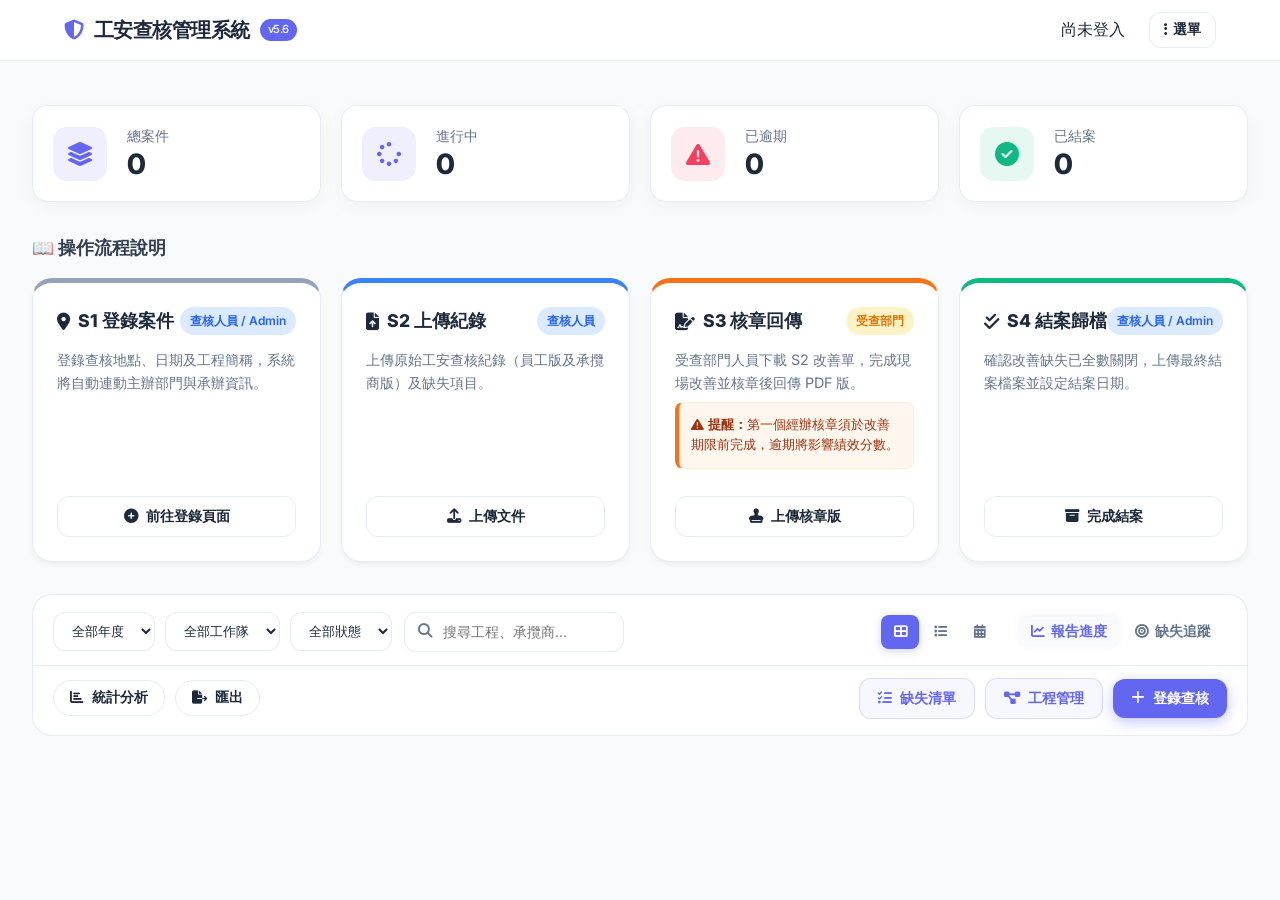
<file: index.html>
<!DOCTYPE html>
<html lang="zh-Hant">
<head>
    <meta charset="UTF-8">
    <meta name="viewport" content="width=device-width, initial-scale=1.0">
    <title>工安查核管理系統 v5.6 (GitHub Pages)</title>
    <!-- Google Fonts -->
    <link href="https://fonts.googleapis.com/css2?family=Inter:wght@400;500;600&display=swap" rel="stylesheet">
    <link rel="stylesheet" href="css/style.css">
    <!-- Google Identity Services -->
    <script src="https://accounts.google.com/gsi/client" async defer></script>
    <!-- 引入 FontAwesome 圖標 -->
    <link rel="stylesheet" href="https://cdnjs.cloudflare.com/ajax/libs/font-awesome/6.4.0/css/all.min.css">
    <!-- 防止 favicon 404 -->
    <link rel="icon" href="data:,">
</head>
<body>
    <header class="top-nav">
        <div class="logo"><i class="fas fa-shield-alt"></i> 工安查核管理系統 <span>v5.6</span></div>
        <div class="nav-actions">
            <span id="userNameDisplay">尚未登入</span>
            <div id="googleLoginBtn"></div>
            <div class="nav-more-wrapper">
                <button class="nav-more-btn" onclick="app.toggleNavMore(event)"><i class="fas fa-ellipsis-v"></i> 選單</button>
                <div id="navMoreMenu" class="nav-more-menu">
                    <button onclick="app.openBlankFormsModal(); app.closeNavMore()"><i class="fas fa-file-download"></i> 空白表單下載</button>
                    <button id="btnDeptList" class="hidden" onclick="app.renderDeptMembersView(); app.closeNavMore()"><i class="fas fa-id-badge"></i> 部門人員管理</button>
                    <div class="divider"></div>
                    <select id="themeSelector" onchange="app.setTheme(this.value)" style="border:none; background:transparent; padding:10px 14px; cursor:pointer;">
                        <option value="dark">暗色模式</option>
                        <option value="light">亮色模式</option>
                        <option value="indigo">靛藍主題</option>
                    </select>
                    <div class="divider"></div>
                    <button id="logoutBtn" class="hidden" onclick="app.logout()" style="color:var(--warning);"><i class="fas fa-sign-out-alt"></i> 登出</button>
                </div>
            </div>
        </div>
    </header>

    <div class="main-container">
        <!-- 1. 儀表板 stats -->
        <section class="dashboard">
            <div class="stat-card" data-filter="all" onclick="app.setQuickFilter('all')">
                <div class="stat-icon"><i class="fas fa-layer-group"></i></div>
                <div class="stat-info">
                    <div class="title">總案件</div>
                    <div class="value" id="stat-total">0</div>
                </div>
            </div>
            <div class="stat-card" data-filter="active" onclick="app.setQuickFilter('active')">
                <div class="stat-icon"><i class="fas fa-spinner"></i></div>
                <div class="stat-info">
                    <div class="title">進行中</div>
                    <div class="value" id="stat-active">0</div>
                </div>
            </div>
            <div class="stat-card warning" data-filter="overdue" onclick="app.setQuickFilter('overdue')">
                <div class="stat-icon"><i class="fas fa-exclamation-triangle"></i></div>
                <div class="stat-info">
                    <div class="title">已逾期</div>
                    <div class="value" id="stat-overdue">0</div>
                </div>
            </div>
            <div class="stat-card success" data-filter="closed" onclick="app.setQuickFilter('closed')">
                <div class="stat-icon"><i class="fas fa-check-circle"></i></div>
                <div class="stat-info">
                    <div class="title">已結案</div>
                    <div class="value" id="stat-closed">0</div>
                </div>
            </div>
        </section>

        <!-- 2. 操作流程說明 (參考圖樣式) -->
        <section class="workflow-section">
            <h3>📖 操作流程說明</h3>
            
            <!-- 檔案路徑參考區塊 (SafetyUploader 及 Admin 顯示) -->
            <div id="pathReferenceSection" style="margin-bottom: 20px; display: none;">
                <h4 style="margin:0 0 10px 0; font-size: 0.95rem; color:var(--primary);"><i class="fas fa-folder-open"></i> 檔案提取路徑</h4>
                <div class="path-box">
                    <span><b>S2 空白表單:</b> <span id="pathS2">\\10.64.200.21\d602\部門資料夾\d60269 工業安全衛生組\開放區\8 工安查核(表)</span></span>
                    <button class="btn btn-outline btn-round" style="padding:4px 10px; font-size:0.75rem;" onclick="app.copyToClipboard(document.getElementById('pathS2').innerText)"><i class="fas fa-copy"></i> 複製</button>
                </div>
                <div class="path-box">
                    <span><b>S3, S4 結案報告:</b> <span id="pathS3">\\10.64.200.21\d602\部門資料夾\d60269 工業安全衛生組\部門共用區\0.工安組線上公文查詢系統\115年\115年度--工安查核紀錄</span></span>
                    <button class="btn btn-outline btn-round" style="padding:4px 10px; font-size:0.75rem;" onclick="app.copyToClipboard(document.getElementById('pathS3').innerText)"><i class="fas fa-copy"></i> 複製</button>
                </div>
            </div>

            <div class="workflow-container">
                <!-- S1 卡片 -->
                <div class="flow-card s1">
                    <div class="flow-card-header">
                        <div class="stage-title"><i class="fas fa-map-marker-alt"></i> S1 登錄案件</div>
                        <span class="role-badge safety">查核人員 / Admin</span>
                    </div>
                    <div class="stage-desc">
                        登錄查核地點、日期及工程簡稱，系統將自動連動主辦部門與承辦資訊。
                    </div>
                    <button class="btn btn-outline flow-card-btn" onclick="app.openNewCaseModal()">
                        <i class="fas fa-plus-circle"></i> 前往登錄頁面
                    </button>
                </div>

                <!-- S2 卡片 -->
                <div class="flow-card s2">
                    <div class="flow-card-header">
                        <div class="stage-title"><i class="fas fa-file-upload"></i> S2 上傳紀錄</div>
                        <span class="role-badge safety">查核人員</span>
                    </div>
                    <div class="stage-desc">
                        上傳原始工安查核紀錄（員工版及承攬商版）及缺失項目。
                    </div>
                    <button class="btn btn-outline flow-card-btn" onclick="app.openStageUpload('S2')">
                        <i class="fas fa-upload"></i> 上傳文件
                    </button>
                </div>

                <!-- S3 卡片 -->
                <div class="flow-card s3">
                    <div class="flow-card-header">
                        <div class="stage-title"><i class="fas fa-file-signature"></i> S3 核章回傳</div>
                        <span class="role-badge dept">受查部門</span>
                    </div>
                    <div class="stage-desc">
                        受查部門人員下載 S2 改善單，完成現場改善並核章後回傳 PDF 版。
                        <div class="alert-callout">
                            <i class="fas fa-exclamation-triangle"></i> <b>提醒：</b>第一個經辦核章須於改善期限前完成，逾期將影響績效分數。
                        </div>
                    </div>
                    <button class="btn btn-outline flow-card-btn" onclick="app.openStageUpload('S3')">
                        <i class="fas fa-stamp"></i> 上傳核章版
                    </button>
                </div>

                <!-- S4 卡片 -->
                <div class="flow-card s4">
                    <div class="flow-card-header">
                        <div class="stage-title"><i class="fas fa-check-double"></i> S4 結案歸檔</div>
                        <span class="role-badge safety">查核人員 / Admin</span>
                    </div>
                    <div class="stage-desc">
                        確認改善缺失已全數關閉，上傳最終結案檔案並設定結案日期。
                    </div>
                    <button class="btn btn-outline flow-card-btn" onclick="app.openStageUpload('S4')">
                        <i class="fas fa-archive"></i> 完成結案
                    </button>
                </div>
            </div>

            <!-- 自動稽催通知機制說明 -->
            <div id="reminderGuideSection" style="margin-top: 20px; display: none;">
                <h4 style="margin:0 0 12px 0; font-size: 0.95rem; color:var(--warning);">
                    <i class="fas fa-bell"></i> 自動稽催通知機制
                    <small style="font-weight:400; color:var(--text-muted); margin-left:8px;">每日上午 8:00 自動執行</small>
                </h4>
                <div style="overflow-x:auto;">
                    <table style="width:100%; border-collapse:collapse; font-size:0.82rem; background:var(--bg-card); border-radius:8px; overflow:hidden;">
                        <thead>
                            <tr style="background:var(--bg-input); font-weight:600;">
                                <th style="padding:10px 12px; text-align:left; border-bottom:2px solid var(--border);">觸發時機</th>
                                <th style="padding:10px 12px; text-align:left; border-bottom:2px solid var(--border);">觸發條件</th>
                                <th style="padding:10px 12px; text-align:left; border-bottom:2px solid var(--border);">收件人</th>
                                <th style="padding:10px 12px; text-align:left; border-bottom:2px solid var(--border);">頻率</th>
                            </tr>
                        </thead>
                        <tbody>
                            <tr style="border-bottom:1px solid var(--border);">
                                <td style="padding:8px 12px;"><span style="background:#3b82f6; color:#fff; padding:2px 8px; border-radius:4px; font-size:0.75rem;">S2上傳</span></td>
                                <td style="padding:8px 12px;">S2 改善單已上傳（狀態進入第2階段）</td>
                                <td style="padding:8px 12px;">承辦人</td>
                                <td style="padding:8px 12px; font-weight:600; color:var(--primary);">僅一次</td>
                            </tr>
                            <tr style="border-bottom:1px solid var(--border);">
                                <td style="padding:8px 12px;"><span style="background:#f59e0b; color:#fff; padding:2px 8px; border-radius:4px; font-size:0.75rem;">倒數3~2天</span></td>
                                <td style="padding:8px 12px;">S3 尚未上傳，距核章截止日剩 3~2 天</td>
                                <td style="padding:8px 12px;">承辦人</td>
                                <td style="padding:8px 12px; font-weight:600; color:var(--warning);">每日寄送</td>
                            </tr>
                            <tr style="border-bottom:1px solid var(--border);">
                                <td style="padding:8px 12px;"><span style="background:#ef4444; color:#fff; padding:2px 8px; border-radius:4px; font-size:0.75rem;">倒數1~0天</span></td>
                                <td style="padding:8px 12px;">S3 尚未上傳，距核章截止日剩 1 天或當天到期</td>
                                <td style="padding:8px 12px; font-weight:600;">承辦人 + 課長</td>
                                <td style="padding:8px 12px; font-weight:600; color:var(--danger);">每日寄送</td>
                            </tr>
                            <tr>
                                <td style="padding:8px 12px;"><span style="background:#dc2626; color:#fff; padding:2px 8px; border-radius:4px; font-size:0.75rem; animation: pulse 1.5s infinite;">已逾期</span></td>
                                <td style="padding:8px 12px;">S3 尚未上傳，已超過核章截止日</td>
                                <td style="padding:8px 12px; font-weight:600;">承辦人 + 課長</td>
                                <td style="padding:8px 12px; font-weight:600; color:var(--danger);">每日寄送</td>
                            </tr>
                        </tbody>
                    </table>
                </div>
                <div style="margin-top:10px; font-size:0.78rem; color:var(--text-muted); line-height:1.6;">
                    <i class="fas fa-info-circle" style="color:var(--primary);"></i>
                    收件人信箱取自案件的「承辦人Email」與「課長Email」欄位，請確保已正確填寫。<br>
                    <i class="fas fa-key" style="color:var(--success);"></i>
                    <b>免登入功能：</b>信件中會自動附帶「安全上傳連結」，承辦人員點擊後可直接進入專屬頁面（免登入）下載 S2 改善單及上傳 S3 核章版。<br>
                    <i class="fas fa-info-circle" style="color:var(--primary);"></i>
                    管理員可透過「執行稽催」按鈕手動觸發，或設定「建立排程」讓系統每日自動執行。<br>
                    <i class="fas fa-info-circle" style="color:var(--primary);"></i>
                    執行紀錄可於 GAS 編輯器 →「執行項目」中查看詳細的 Cloud Log。
                </div>
            </div>
        </section>

        <!-- 2.5 經辦人員專用統計區 (隱藏預設，僅角色符合時顯示) -->

        <section id="deptStatsSection" class="hidden" style="margin-bottom: 32px;">
            <div style="display:grid; grid-template-columns: 1fr 1fr; gap:20px;">
                <div class="stat-card" style="flex-direction:column; align-items:flex-start; height:auto; gap:10px;">
                    <div style="font-weight:800; color:var(--primary);"><i class="fas fa-search-location"></i> 工程統計 (查核與缺失次數)</div>
                    <div id="projectStatsTable" style="width:100%; font-size:0.85rem; max-height:300px; overflow-y:auto;"></div>
                </div>
                <div class="stat-card" style="flex-direction:column; align-items:flex-start; height:auto; gap:10px;">
                    <div style="font-weight:800; color:var(--success);"><i class="fas fa-history"></i> 近期結案進度 (查核日 vs 結案日)</div>
                    <div id="caseDatesTable" style="width:100%; font-size:0.85rem; max-height:300px; overflow-y:auto;"></div>
                </div>
            </div>
        </section>

        <!-- 3. 控制區塊：篩選與視圖切換 -->
        <section class="toolbar">
            <!-- 第一層：篩選條件 + 搜尋 + 視圖切換 -->
            <div class="toolbar-row">
                <div class="toolbar-left">
                    <div class="filter-group">
                        <select id="filterYear" onchange="app.renderView(); app.updateStats();">
                            <option value="">全部年度</option>
                        </select>
                        <select id="filterDepartment" onchange="app.renderView(); app.updateStats();">
                            <option value="">全部工作隊</option>
                        </select>
                        <select id="filterStatus" onchange="app.renderView(); app.updateStats();">
                            <option value="">全部狀態</option>
                            <option value="第1階段-已登錄">第1階段</option>
                            <option value="第2階段-改善單已上傳">第2階段</option>
                            <option value="第3階段-工作隊版已處理">第3階段</option>
                            <option value="第4階段-已結案">第4階段</option>
                        </select>
                    </div>
                    <div class="search-wrapper">
                        <i class="fas fa-search"></i>
                        <input type="text" id="keywordSearch" placeholder="搜尋工程、承攬商..." oninput="app.renderView()">
                    </div>
                </div>
                <div class="toolbar-right">
                    <div class="view-switch-wrapper">
                        <div class="view-switch">
                            <button id="viewGridBtn" class="switch-btn active" onclick="app.toggleViewMode('grid')" title="網格視圖"><i class="fas fa-th-large"></i></button>
                            <button id="viewListBtn" class="switch-btn" onclick="app.toggleViewMode('list')" title="列表視圖"><i class="fas fa-list"></i></button>
                            <button id="viewCalBtn" class="switch-btn" onclick="app.toggleViewMode('calendar')" title="日曆視圖"><i class="fas fa-calendar-alt"></i></button>
                        </div>
                    </div>
                    <div class="mode-switch-wrapper">
                        <div class="mode-switch">
                            <button id="modeReportBtn" class="mode-btn active" onclick="app.setSystemMode('progress')"><i class="fas fa-chart-line"></i> 報告進度</button>
                            <button id="modeDefBtn" class="mode-btn" onclick="app.setSystemMode('tracking')"><i class="fas fa-bullseye"></i> 缺失追蹤</button>
                        </div>
                    </div>
                </div>
            </div>
            <div class="toolbar-row-divider"></div>
            <!-- 第二層：操作按鈕 -->
            <div class="toolbar-row">
                <div class="toolbar-left">
                    <div class="utility-group">
                        <button class="btn btn-outline btn-round" onclick="app.openReportModal()"><i class="fas fa-chart-bar"></i> 統計分析</button>
                        <button class="btn btn-outline btn-round" onclick="app.exportToCSV()"><i class="fas fa-file-export"></i> 匯出</button>
                    </div>
                </div>
                <div class="toolbar-right">
                    <div class="actions">
                        <button id="btnDefList" class="btn btn-glass" onclick="app.toggleView('deficiencies')"><i class="fas fa-tasks"></i> 缺失清單</button>
                        <button id="btnProjMgmt" class="btn btn-glass" onclick="app.toggleView('projects')"><i class="fas fa-project-diagram"></i> 工程管理</button>
                        <span id="adminSeparator" class="actions-separator hidden"></span>
                        <button id="btnAdminUsers" class="btn btn-glass hidden" onclick="app.toggleView('users')"><i class="fas fa-users-cog"></i> 權限管理</button>
                        <button id="btnDeptAccounts" class="btn btn-glass hidden" onclick="app.toggleView('deptAccounts')"><i class="fas fa-id-card"></i> 帳號管理</button>
                        <button id="btnInitSystem" class="btn btn-outline hidden" onclick="app.initSystem()" title="系統初始化" style="padding: 4px 8px; font-size: 0.75rem; opacity: 0.8;"><i class="fas fa-magic"></i> 初始化</button>
                        <button id="btnTestEmail" class="btn btn-glass hidden" onclick="app.triggerTestEmail()" title="發送測試信"><i class="fas fa-paper-plane"></i> 測試信件</button>
                        <button id="btnRunReminder" class="btn btn-glass hidden" onclick="app.triggerDailyReminder()" title="手動執行稽催"><i class="fas fa-bell"></i> 執行稽催</button>
                        <button id="btnSetupTrigger" class="btn btn-glass hidden" onclick="app.triggerSetupTrigger()" title="建立排程"><i class="fas fa-clock"></i> 建立排程</button>
                        <button id="btnBackToCases" class="btn btn-outline hidden" onclick="app.toggleView('cases')"><i class="fas fa-arrow-left"></i> 返回</button>
                        <button id="btnRemind" class="btn btn-warning hidden" onclick="app.triggerManualRemind()"><i class="fas fa-paper-plane"></i> 稽催</button>
                        <button id="btnNewCase" class="btn btn-primary" onclick="app.openNewCaseModal()"><i class="fas fa-plus"></i> 登錄查核</button>
                    </div>
                </div>
            </div>
        </section>

        <!-- Guest 訪客畫面 (未登入時完全替換 mainView) -->
        <div id="guestView" class="hidden">
            <!-- 由 JS renderGuestView() 動態渲染 -->
        </div>

        <!-- 4. 案件視圖內容 (登入後) -->
        <main id="mainView">
            <div id="loading" class="loading hidden" style="text-align:center; padding: 40px;">
                <div class="loading-spinner">載入中...</div>
            </div>

            <!-- 網格視圖 (預設) -->
            <div id="viewCasesGrid" class="grid-view">
                <!-- 由 JS 動態渲染卡片 -->
            </div>

            <!-- 列表視圖 -->
            <div id="viewCasesList" class="card-table-wrapper hidden">
                <table class="case-table">
                    <thead>
                        <tr>
                            <th>工程簡稱</th>
                            <th>承攬商</th>
                            <th>主辦部門</th>
                            <th>查核日期</th>
                            <th>最晚核章</th>
                            <th>檔案進度</th>
                            <th>狀態</th>
                            <th>操作</th>
                        </tr>
                    </thead>
                    <tbody id="caseListBody"></tbody>
                </table>
            </div>

            <!-- 日曆視圖 -->
            <div id="viewCalendar" class="card-table-wrapper hidden" style="padding: 20px; background: var(--bg-card);">
                <!-- 由 JS 動態生成日曆 -->
                <div id="calendarContainer" class="calendar-container"></div>
            </div>

            <!-- 缺失清單視圖 -->
            <div id="viewDeficiencies" class="card-table-wrapper hidden">
                <div style="padding: 16px; border-bottom: 1px solid var(--border); display: flex; justify-content: flex-end; gap: 10px;">
                    <button class="btn btn-primary" onclick="app.openGlobalBatchAddModal()"><i class="fas fa-plus-circle"></i> 批次新增缺失</button>
                </div>
                <table class="case-table">
                    <thead>
                        <tr>
                            <th>工程簡稱</th>
                            <th>缺失內容</th>
                            <th>主辦部門</th>
                            <th>改善期限</th>
                            <th>狀態</th>
                            <th>操作</th>
                        </tr>
                    </thead>
                    <tbody id="defListBody"></tbody>
                </table>
            </div>

            <!-- 工程管理視圖 -->
            <div id="viewProjects" class="card-table-wrapper hidden">
                <div style="padding: 16px; border-bottom: 1px solid var(--border); display: flex; justify-content: flex-end;">
                    <button class="btn btn-primary" onclick="app.openNewProjectModal()">+ 新增工程</button>
                </div>
                <table class="case-table">
                    <thead>
                        <tr>
                            <th>流水號</th>
                            <th>工程簡稱</th>
                            <th>工程名稱</th>
                            <th>承攬商</th>
                            <th>部門</th>
                            <th>操作</th>
                        </tr>
                    </thead>
                    <tbody id="projListBody"></tbody>
                </table>
            </div>

            <!-- 管理者使用者清單視圖 (預設隱藏) -->
            <div id="viewUsers" class="card-table-wrapper hidden">
                <div class="permission-guide" style="padding:15px; margin:15px; background:rgba(99,102,241,0.05); border:1px dashed var(--primary); border-radius:12px; font-size:0.85rem;">
                    <h4 style="margin-top:0; color:var(--primary);"><i class="fas fa-info-circle"></i> 權限說明</h4>
                    <ul style="margin:5px 0 0 20px; padding:0; display:grid; grid-template-columns: repeat(auto-fit, minmax(200px, 1fr)); gap:10px;">
                        <li><strong>Admin</strong>: 全功能存取（含權限、工程管理、稽催）。</li>
                        <li><strong>SafetyUploader</strong>: 登錄案件、各階段檔案上傳、缺失管理。</li>
                        <li><strong>DepartmentUploader</strong>: 僅能查看及下載所屬部門之案件，可下載第2階段原始單據，並可上傳第3階段核章版。</li>
                    </ul>
                </div>
                <table class="case-table">
                    <thead>
                        <tr>
                            <th>姓名</th>
                            <th>電子信箱</th>
                            <th>角色</th>
                            <th>部門</th>
                            <th>狀態</th>
                            <th>操作</th>
                        </tr>
                    </thead>
                    <tbody id="userListBody"></tbody>
                </table>
            </div>

            <!-- 帳號管理視圖 -->
            <div id="viewDeptAccounts" class="card-table-wrapper hidden">
                <div style="padding: 16px; border-bottom: 1px solid var(--border); display: flex; justify-content: space-between; align-items: center;">
                    <span style="font-weight:600; color:var(--primary);"><i class="fas fa-id-card"></i> 主辦部門帳號管理</span>
                    <button class="btn btn-primary" onclick="app.openRegisterDeptAccountModal()"><i class="fas fa-plus-circle"></i> 新增/更新部門帳號</button>
                </div>
                <div style="padding:12px 16px; background:rgba(14,165,233,0.05); border-bottom:1px solid var(--border); font-size:0.85rem; color:var(--text-muted);">
                    <i class="fas fa-info-circle"></i> 此表記錄各主辦部門的承辦人與課長信箱，稽催系統將自動抓取對應收件人。同部門資料更新時自動覆蓋。
                </div>
                <table class="case-table">
                    <thead>
                        <tr>
                            <th>部門名稱</th>
                            <th>承辦人姓名</th>
                            <th>承辦人Email</th>
                            <th>課長姓名</th>
                            <th>課長Email</th>
                            <th>備註</th>
                            <th>建立日期</th>
                            <th>操作</th>
                        </tr>
                    </thead>
                    <tbody id="deptAccountListBody"></tbody>
                </table>
            </div>
        </main>
    </div>

    <!-- 共用模態框 -->
    <div id="modalOverlay" class="modal-overlay hidden" onclick="if(event.target === this) app.closeModal()">
        <div class="modal">
            <div class="modal-header">
               <h3 id="modalTitle">操作</h3>
               <button class="btn" style="background:none; font-size:1.5rem;" onclick="app.closeModal()">&times;</button>
            </div>
            <div class="modal-body" id="modalBody"></div>
            <div id="modalLoading" class="hidden" style="text-align:center; margin-top:20px;">
                <div class="loading-spinner">處理中，請稍候...</div>
            </div>
        </div>
    </div>

    <!-- 全畫面進度遮罩 -->
    <div id="globalProgress" class="global-progress-overlay hidden">
        <div class="progress-container">
            <div id="gpLabel" class="progress-label">處理中...</div>
            <div class="progress-bar-bg">
                <div id="gpBar" class="progress-bar-fill"></div>
            </div>
            <div id="gpText" class="progress-text">0%</div>
        </div>
    </div>

    <!-- Toast 通知容器 -->
    <div id="toastContainer" style="position:fixed; top:20px; right:20px; z-index:9999; display:flex; flex-direction:column; gap:10px;"></div>

    <!-- 圖片預覽 Lightbox -->
    <div id="lightbox" class="modal-overlay hidden" onclick="this.classList.add('hidden')">
        <img id="lightboxImg" style="max-width:90%; max-height:90%; border-radius:12px; box-shadow:0 10px 40px rgba(0,0,0,0.5);">
    </div>

    <script src="js/api.js"></script>
    <script src="js/app.js"></script>
</body>
</html>
</file>
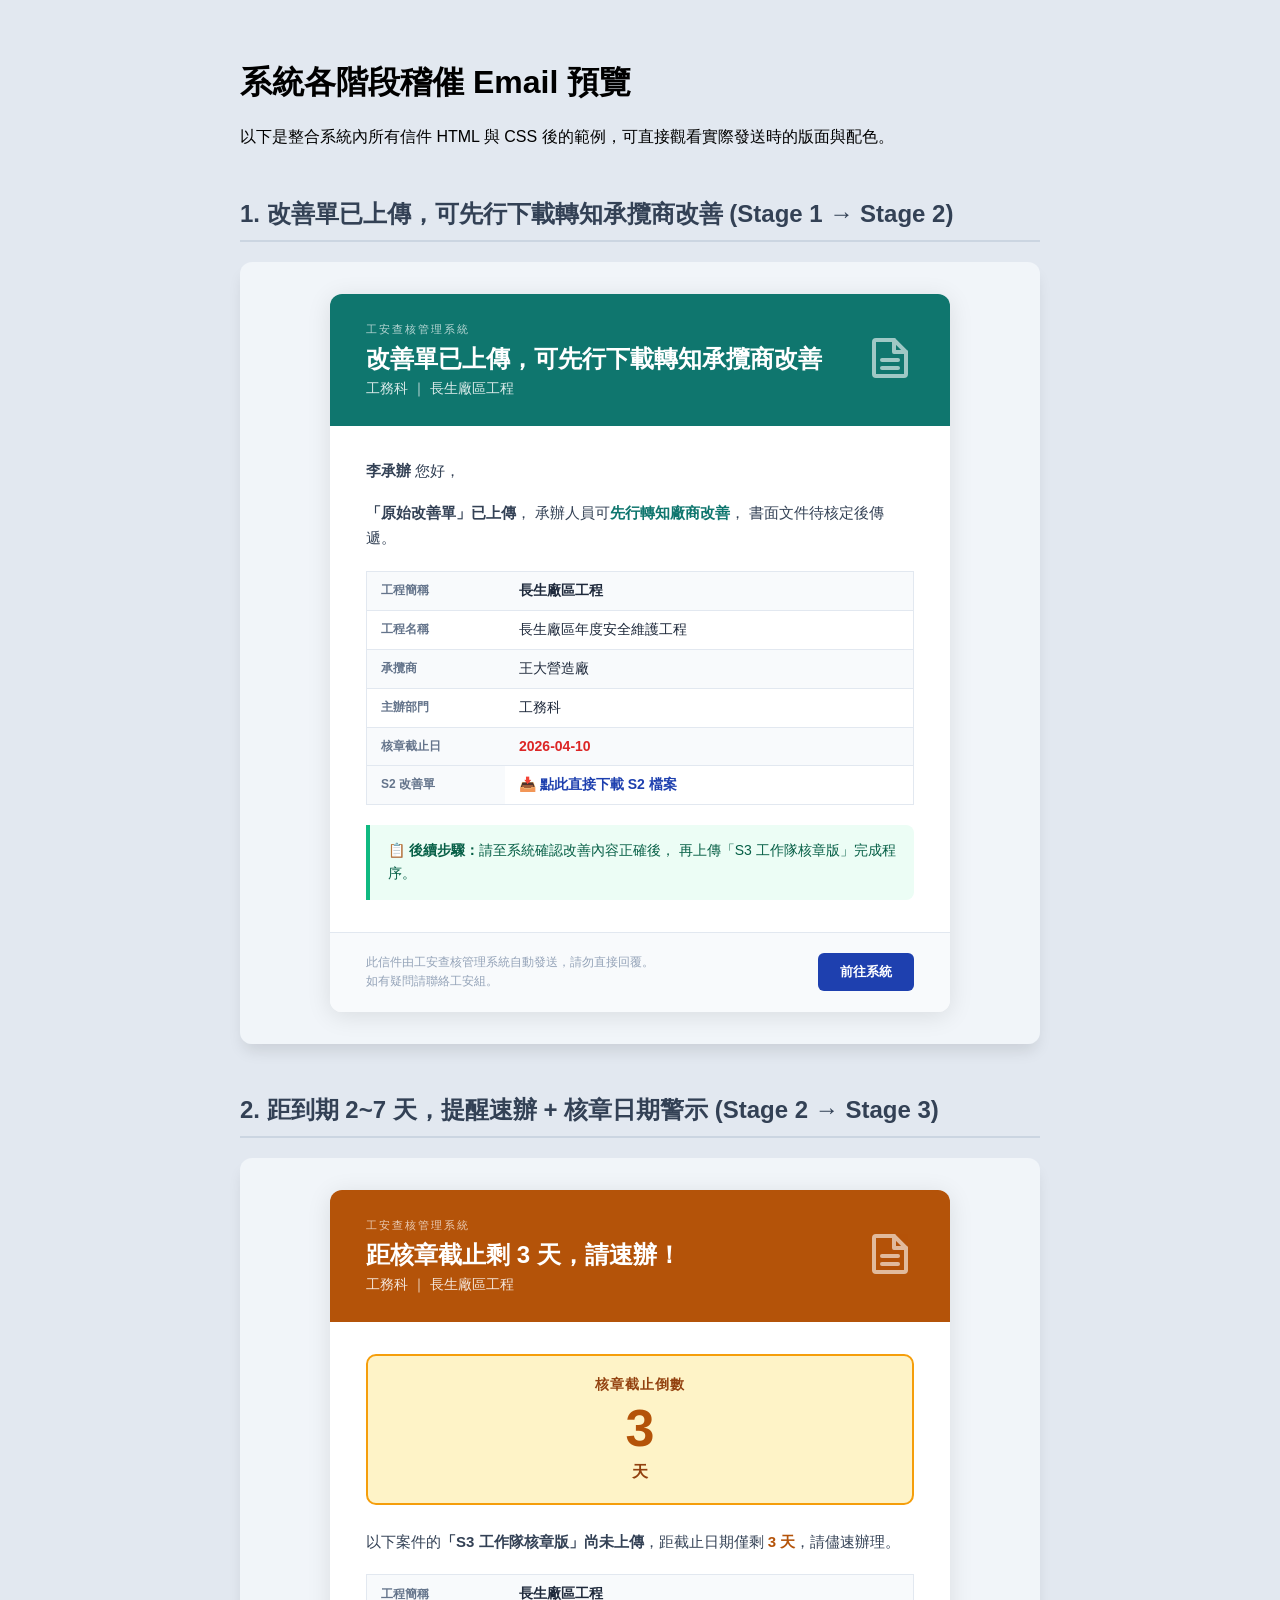
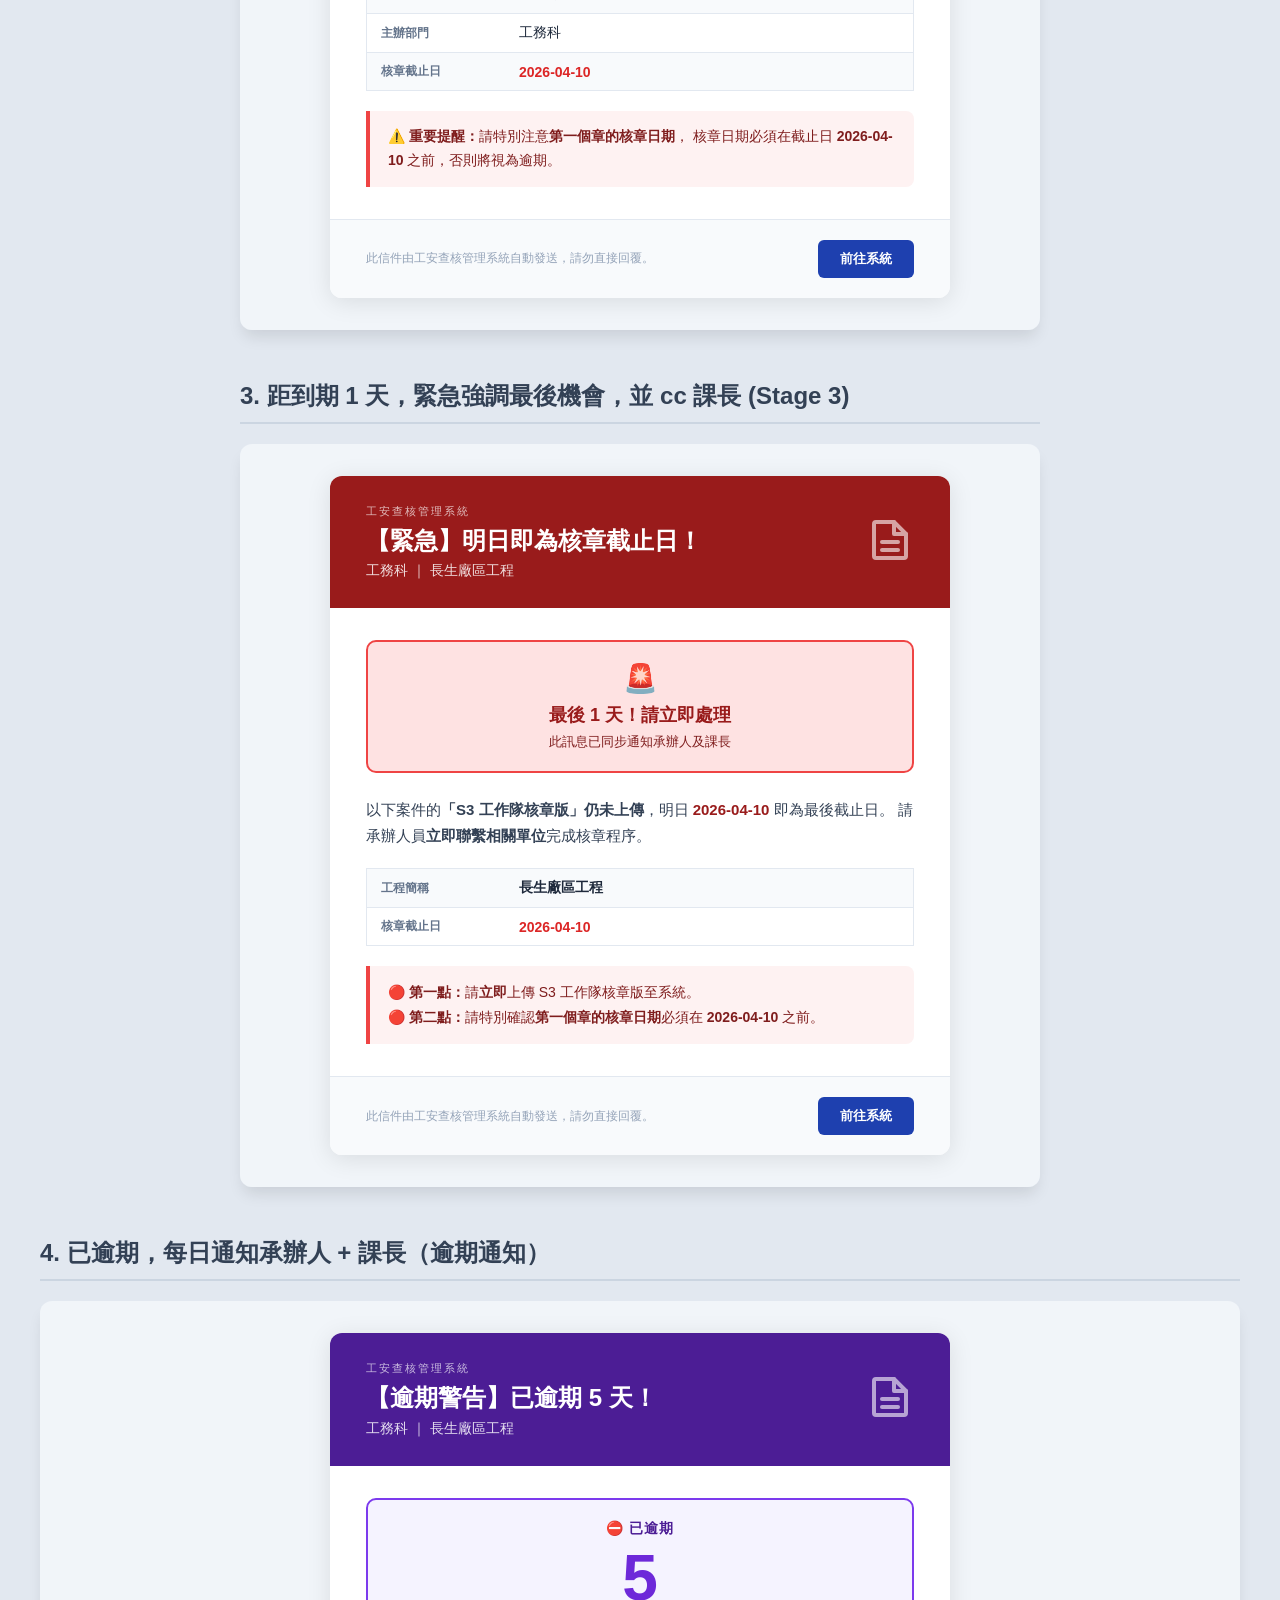
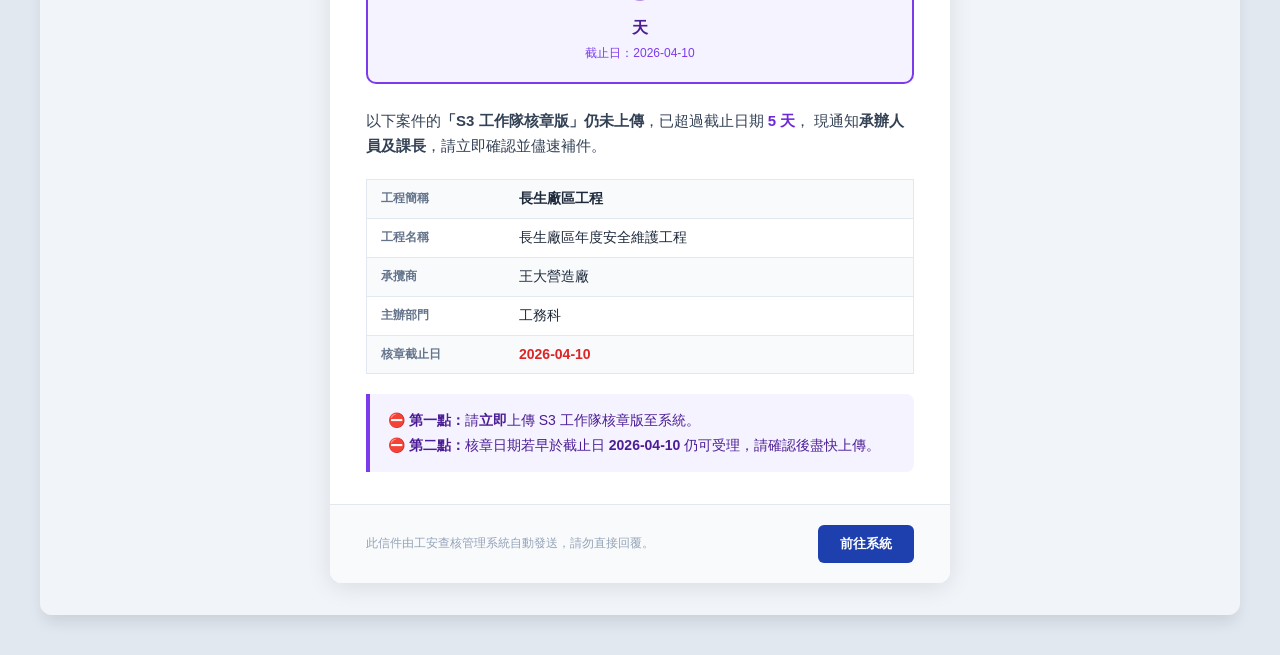
<file: email_preview.html>
<!DOCTYPE html>
<html lang="zh-TW">
<head>
  <meta charset="UTF-8">
  <title>工安查核 Email 稽催模板預覽</title>
  <style>
    body { font-family: 'Segoe UI', Arial, sans-serif; background: #e2e8f0; margin: 0; padding: 40px; }
    .container { max-width: 800px; margin: 0 auto; }
    h2 { color: #334155; border-bottom: 2px solid #cbd5e1; padding-bottom: 10px; margin-top: 50px; }
    .email-wrapper { margin-top: 20px; box-shadow: 0 10px 15px -3px rgba(0, 0, 0, 0.1); border-radius: 12px; overflow: hidden; }
  </style>
</head>
<body>
  <div class="container">
    <h1>系統各階段稽催 Email 預覽</h1>
    <p>以下是整合系統內所有信件 HTML 與 CSS 後的範例，可直接觀看實際發送時的版面與配色。</p>
    
    <!-- Stage 1 -->
    <h2>1. 改善單已上傳，可先行下載轉知承攬商改善 (Stage 1 &rarr; Stage 2)</h2>
    <div class="email-wrapper">
      <table width="100%" cellpadding="0" cellspacing="0" style="background:#f1f5f9;">
        <tr><td align="center" style="padding:32px 16px;">
          <table width="620" cellpadding="0" cellspacing="0" style="background:#ffffff;border-radius:12px;overflow:hidden;box-shadow:0 4px 24px rgba(0,0,0,0.10);">
            <!-- Header -->
            <tr><td style="background:#0f766e;padding:28px 36px;">
              <table width="100%" cellpadding="0" cellspacing="0">
                <tr>
                  <td>
                    <div style="font-size:11px;color:rgba(255,255,255,0.7);letter-spacing:2px;text-transform:uppercase;margin-bottom:6px;">工安查核管理系統</div>
                    <div style="font-size:24px;font-weight:700;color:#ffffff;line-height:1.3;">改善單已上傳，可先行下載轉知承攬商改善</div>
                    <div style="font-size:14px;color:rgba(255,255,255,0.85);margin-top:6px;">工務科 ｜ 長生廠區工程</div>
                  </td>
                  <td align="right" style="width:60px;">
                    <svg width="48" height="48" viewBox="0 0 24 24" fill="none" style="opacity:0.6;"><path d="M19 21H5C4.44772 21 4 20.5523 4 20V4C4 3.44772 4.44772 3 5 3H14L20 9V20C20 20.5523 19.5523 21 19 21Z" stroke="white" stroke-width="2" stroke-linecap="round" stroke-linejoin="round"/><path d="M14 3V9H20" stroke="white" stroke-width="2" stroke-linecap="round" stroke-linejoin="round"/><path d="M8 13H16" stroke="white" stroke-width="2" stroke-linecap="round" stroke-linejoin="round"/><path d="M8 17H16" stroke="white" stroke-width="2" stroke-linecap="round" stroke-linejoin="round"/></svg>
                  </td>
                </tr>
              </table>
            </td></tr>
            
            <!-- Body -->
            <tr><td style="padding:32px 36px;">
              <p style="font-size:15px;color:#334155;line-height:1.7;margin:0 0 16px;">
                <strong>李承辦</strong> 您好，
              </p>
              <p style="font-size:15px;color:#334155;line-height:1.7;margin:0 0 20px;">
                <strong>「原始改善單」已上傳</strong>，
                承辦人員可<strong style="color:#0f766e;">先行轉知廠商改善</strong>，
                書面文件待核定後傳遞。
              </p>

              <!-- Table -->
              <table width="100%" cellpadding="0" cellspacing="0" style="border-collapse:collapse;margin-top:16px;border:1px solid #e2e8f0;">
                <tr style="background:#f8fafc;">
                  <td style="padding:10px 14px;font-size:12px;color:#64748b;font-weight:600;white-space:nowrap;width:110px;border-bottom:1px solid #e2e8f0;">工程簡稱</td>
                  <td style="padding:10px 14px;font-size:14px;color:#1e293b;font-weight:600;border-bottom:1px solid #e2e8f0;">長生廠區工程</td>
                </tr>
                <tr>
                  <td style="padding:10px 14px;font-size:12px;color:#64748b;font-weight:600;white-space:nowrap;border-bottom:1px solid #e2e8f0;">工程名稱</td>
                  <td style="padding:10px 14px;font-size:14px;color:#1e293b;border-bottom:1px solid #e2e8f0;">長生廠區年度安全維護工程</td>
                </tr>
                <tr style="background:#f8fafc;">
                  <td style="padding:10px 14px;font-size:12px;color:#64748b;font-weight:600;white-space:nowrap;border-bottom:1px solid #e2e8f0;">承攬商</td>
                  <td style="padding:10px 14px;font-size:14px;color:#1e293b;border-bottom:1px solid #e2e8f0;">王大營造廠</td>
                </tr>
                <tr>
                  <td style="padding:10px 14px;font-size:12px;color:#64748b;font-weight:600;white-space:nowrap;border-bottom:1px solid #e2e8f0;">主辦部門</td>
                  <td style="padding:10px 14px;font-size:14px;color:#1e293b;border-bottom:1px solid #e2e8f0;">工務科</td>
                </tr>
                <tr style="background:#f8fafc;">
                  <td style="padding:10px 14px;font-size:12px;color:#64748b;font-weight:600;white-space:nowrap;border-bottom:1px solid #e2e8f0;">核章截止日</td>
                  <td style="padding:10px 14px;font-size:14px;color:#dc2626;font-weight:700;border-bottom:1px solid #e2e8f0;">2026-04-10</td>
                </tr>
                <tr>
                  <td style="padding:10px 14px;font-size:12px;color:#64748b;font-weight:600;white-space:nowrap;width:110px;border-bottom:1px solid #e2e8f0;background:#f8fafc;">S2 改善單</td>
                  <td style="padding:10px 14px;font-size:14px;color:#0f172a;border-bottom:1px solid #e2e8f0;">
                    <a href="#" style="color:#1e40af;font-weight:700;text-decoration:none;">📥 點此直接下載 S2 檔案</a>
                  </td>
                </tr>
              </table>

              <!-- 綠色提示框 -->
              <table width="100%" cellpadding="0" cellspacing="0" style="margin-top:20px;">
                <tr><td style="background:#ecfdf5;border-left:4px solid #10b981;border-radius:0 8px 8px 0;padding:14px 18px;">
                  <p style="margin:0;font-size:14px;color:#065f46;line-height:1.7;">
                    📋 <strong>後續步驟：</strong>請至系統確認改善內容正確後，
                    再上傳「S3 工作隊核章版」完成程序。
                  </p>
                </td></tr>
              </table>
            </td></tr>

            <!-- Footer -->
            <tr><td style="background:#f8fafc;padding:20px 36px;border-top:1px solid #e2e8f0;">
              <table width="100%" cellpadding="0" cellspacing="0">
                <tr>
                  <td style="font-size:12px;color:#94a3b8;line-height:1.6;">
                    此信件由工安查核管理系統自動發送，請勿直接回覆。<br>
                    如有疑問請聯絡工安組。
                  </td>
                  <td align="right">
                    <a href="#" style="display:inline-block;background:#1e40af;color:#ffffff;text-decoration:none;font-size:13px;font-weight:600;padding:10px 22px;border-radius:6px;">前往系統</a>
                  </td>
                </tr>
              </table>
            </td></tr>
          </table>
        </td></tr>
      </table>
    </div>

    <!-- Stage 2 -->
    <h2>2. 距到期 2~7 天，提醒速辦 + 核章日期警示 (Stage 2 &rarr; Stage 3)</h2>
    <div class="email-wrapper">
      <table width="100%" cellpadding="0" cellspacing="0" style="background:#f1f5f9;">
        <tr><td align="center" style="padding:32px 16px;">
          <table width="620" cellpadding="0" cellspacing="0" style="background:#ffffff;border-radius:12px;overflow:hidden;box-shadow:0 4px 24px rgba(0,0,0,0.10);">
            <!-- Header -->
            <tr><td style="background:#b45309;padding:28px 36px;">
              <table width="100%" cellpadding="0" cellspacing="0">
                <tr>
                  <td>
                    <div style="font-size:11px;color:rgba(255,255,255,0.7);letter-spacing:2px;text-transform:uppercase;margin-bottom:6px;">工安查核管理系統</div>
                    <div style="font-size:24px;font-weight:700;color:#ffffff;line-height:1.3;">距核章截止剩 3 天，請速辦！</div>
                    <div style="font-size:14px;color:rgba(255,255,255,0.85);margin-top:6px;">工務科 ｜ 長生廠區工程</div>
                  </td>
                  <td align="right" style="width:60px;">
                    <svg width="48" height="48" viewBox="0 0 24 24" fill="none" style="opacity:0.6;"><path d="M19 21H5C4.44772 21 4 20.5523 4 20V4C4 3.44772 4.44772 3 5 3H14L20 9V20C20 20.5523 19.5523 21 19 21Z" stroke="white" stroke-width="2" stroke-linecap="round" stroke-linejoin="round"/><path d="M14 3V9H20" stroke="white" stroke-width="2" stroke-linecap="round" stroke-linejoin="round"/><path d="M8 13H16" stroke="white" stroke-width="2" stroke-linecap="round" stroke-linejoin="round"/><path d="M8 17H16" stroke="white" stroke-width="2" stroke-linecap="round" stroke-linejoin="round"/></svg>
                  </td>
                </tr>
              </table>
            </td></tr>

            <!-- Body -->
            <tr><td style="padding:32px 36px;">
              <!-- 倒數警示 -->
              <table width="100%" cellpadding="0" cellspacing="0" style="margin-bottom:24px;">
                <tr><td align="center" style="background:#fef3c7;border:2px solid #f59e0b;border-radius:10px;padding:20px;">
                  <div style="font-size:14px;color:#92400e;font-weight:600;letter-spacing:1px;">核章截止倒數</div>
                  <div style="font-size:52px;font-weight:900;color:#b45309;line-height:1;margin:8px 0;">3</div>
                  <div style="font-size:16px;color:#92400e;font-weight:700;">天</div>
                </td></tr>
              </table>

              <p style="font-size:15px;color:#334155;line-height:1.7;margin:0 0 20px;">
                以下案件的<strong>「S3 工作隊核章版」尚未上傳</strong>，距截止日期僅剩 <strong style="color:#b45309;">3 天</strong>，請儘速辦理。
              </p>

              <!-- Table -->
              <table width="100%" cellpadding="0" cellspacing="0" style="border-collapse:collapse;margin-top:16px;border:1px solid #e2e8f0;">
                <tr style="background:#f8fafc;">
                  <td style="padding:10px 14px;font-size:12px;color:#64748b;font-weight:600;white-space:nowrap;width:110px;border-bottom:1px solid #e2e8f0;">工程簡稱</td>
                  <td style="padding:10px 14px;font-size:14px;color:#1e293b;font-weight:600;border-bottom:1px solid #e2e8f0;">長生廠區工程</td>
                </tr>
                <tr>
                  <td style="padding:10px 14px;font-size:12px;color:#64748b;font-weight:600;white-space:nowrap;border-bottom:1px solid #e2e8f0;">主辦部門</td>
                  <td style="padding:10px 14px;font-size:14px;color:#1e293b;border-bottom:1px solid #e2e8f0;">工務科</td>
                </tr>
                <tr style="background:#f8fafc;">
                  <td style="padding:10px 14px;font-size:12px;color:#64748b;font-weight:600;white-space:nowrap;border-bottom:1px solid #e2e8f0;">核章截止日</td>
                  <td style="padding:10px 14px;font-size:14px;color:#dc2626;font-weight:700;border-bottom:1px solid #e2e8f0;">2026-04-10</td>
                </tr>
              </table>

              <!-- 紅色重點提醒 -->
              <table width="100%" cellpadding="0" cellspacing="0" style="margin-top:20px;">
                <tr><td style="background:#fef2f2;border-left:4px solid #ef4444;border-radius:0 8px 8px 0;padding:14px 18px;">
                  <p style="margin:0;font-size:14px;color:#7f1d1d;line-height:1.7;">
                    ⚠️ <strong>重要提醒：</strong>請特別注意<strong>第一個章的核章日期</strong>，
                    核章日期必須在截止日 <strong>2026-04-10</strong> 之前，否則將視為逾期。
                  </p>
                </td></tr>
              </table>
            </td></tr>

            <!-- Footer -->
            <tr><td style="background:#f8fafc;padding:20px 36px;border-top:1px solid #e2e8f0;">
              <table width="100%" cellpadding="0" cellspacing="0">
                <tr>
                  <td style="font-size:12px;color:#94a3b8;line-height:1.6;">此信件由工安查核管理系統自動發送，請勿直接回覆。</td>
                  <td align="right"><a href="#" style="display:inline-block;background:#1e40af;color:#ffffff;text-decoration:none;font-size:13px;font-weight:600;padding:10px 22px;border-radius:6px;">前往系統</a></td>
                </tr>
              </table>
            </td></tr>
          </table>
        </td></tr>
      </table>
    </div>

    <!-- Stage 3 -->
    <h2>3. 距到期 1 天，緊急強調最後機會，並 cc 課長 (Stage 3)</h2>
    <div class="email-wrapper">
      <table width="100%" cellpadding="0" cellspacing="0" style="background:#f1f5f9;">
        <tr><td align="center" style="padding:32px 16px;">
          <table width="620" cellpadding="0" cellspacing="0" style="background:#ffffff;border-radius:12px;overflow:hidden;box-shadow:0 4px 24px rgba(0,0,0,0.10);">
            <!-- Header -->
            <tr><td style="background:#991b1b;padding:28px 36px;">
              <table width="100%" cellpadding="0" cellspacing="0">
                <tr>
                  <td>
                    <div style="font-size:11px;color:rgba(255,255,255,0.7);letter-spacing:2px;text-transform:uppercase;margin-bottom:6px;">工安查核管理系統</div>
                    <div style="font-size:24px;font-weight:700;color:#ffffff;line-height:1.3;">【緊急】明日即為核章截止日！</div>
                    <div style="font-size:14px;color:rgba(255,255,255,0.85);margin-top:6px;">工務科 ｜ 長生廠區工程</div>
                  </td>
                  <td align="right" style="width:60px;">
                    <svg width="48" height="48" viewBox="0 0 24 24" fill="none" style="opacity:0.6;"><path d="M19 21H5C4.44772 21 4 20.5523 4 20V4C4 3.44772 4.44772 3 5 3H14L20 9V20C20 20.5523 19.5523 21 19 21Z" stroke="white" stroke-width="2" stroke-linecap="round" stroke-linejoin="round"/><path d="M14 3V9H20" stroke="white" stroke-width="2" stroke-linecap="round" stroke-linejoin="round"/><path d="M8 13H16" stroke="white" stroke-width="2" stroke-linecap="round" stroke-linejoin="round"/><path d="M8 17H16" stroke="white" stroke-width="2" stroke-linecap="round" stroke-linejoin="round"/></svg>
                  </td>
                </tr>
              </table>
            </td></tr>

            <!-- Body -->
            <tr><td style="padding:32px 36px;">
              <!-- 緊急警示橫幅 -->
              <table width="100%" cellpadding="0" cellspacing="0" style="margin-bottom:24px;">
                <tr><td align="center" style="background:#fee2e2;border:2px solid #ef4444;border-radius:10px;padding:20px;">
                  <div style="font-size:28px;margin-bottom:8px;">🚨</div>
                  <div style="font-size:18px;font-weight:800;color:#991b1b;">最後 1 天！請立即處理</div>
                  <div style="font-size:13px;color:#7f1d1d;margin-top:6px;">此訊息已同步通知承辦人及課長</div>
                </td></tr>
              </table>

              <p style="font-size:15px;color:#334155;line-height:1.7;margin:0 0 20px;">
                以下案件的<strong>「S3 工作隊核章版」仍未上傳</strong>，明日 <strong style="color:#991b1b;">2026-04-10</strong> 即為最後截止日。
                請承辦人員<strong>立即聯繫相關單位</strong>完成核章程序。
              </p>

              <!-- Table -->
              <table width="100%" cellpadding="0" cellspacing="0" style="border-collapse:collapse;margin-top:16px;border:1px solid #e2e8f0;">
                <tr style="background:#f8fafc;">
                  <td style="padding:10px 14px;font-size:12px;color:#64748b;font-weight:600;white-space:nowrap;width:110px;border-bottom:1px solid #e2e8f0;">工程簡稱</td>
                  <td style="padding:10px 14px;font-size:14px;color:#1e293b;font-weight:600;border-bottom:1px solid #e2e8f0;">長生廠區工程</td>
                </tr>
                <tr>
                  <td style="padding:10px 14px;font-size:12px;color:#64748b;font-weight:600;white-space:nowrap;border-bottom:1px solid #e2e8f0;">核章截止日</td>
                  <td style="padding:10px 14px;font-size:14px;color:#dc2626;font-weight:700;border-bottom:1px solid #e2e8f0;">2026-04-10</td>
                </tr>
              </table>

              <!-- 雙重重點提醒 -->
              <table width="100%" cellpadding="0" cellspacing="0" style="margin-top:20px;">
                <tr><td style="background:#fef2f2;border-left:4px solid #ef4444;border-radius:0 8px 8px 0;padding:14px 18px;margin-bottom:12px;">
                  <p style="margin:0;font-size:14px;color:#7f1d1d;line-height:1.8;">
                    🔴 <strong>第一點：</strong>請<strong>立即</strong>上傳 S3 工作隊核章版至系統。<br>
                    🔴 <strong>第二點：</strong>請特別確認<strong>第一個章的核章日期</strong>必須在 <strong>2026-04-10</strong> 之前。
                  </p>
                </td></tr>
              </table>
            </td></tr>

            <!-- Footer -->
            <tr><td style="background:#f8fafc;padding:20px 36px;border-top:1px solid #e2e8f0;">
              <table width="100%" cellpadding="0" cellspacing="0">
                <tr>
                  <td style="font-size:12px;color:#94a3b8;line-height:1.6;">此信件由工安查核管理系統自動發送，請勿直接回覆。</td>
                  <td align="right"><a href="#" style="display:inline-block;background:#1e40af;color:#ffffff;text-decoration:none;font-size:13px;font-weight:600;padding:10px 22px;border-radius:6px;">前往系統</a></td>
                </tr>
              </table>
            </td></tr>
          </table>
        </td></tr>
      </table>
    </div>
  </div>

    <!-- 逾期通知 -->
    <h2>4. 已逾期，每日通知承辦人 + 課長（逾期通知）</h2>
    <div class="email-wrapper">
      <table width="100%" cellpadding="0" cellspacing="0" style="background:#f1f5f9;">
        <tr><td align="center" style="padding:32px 16px;">
          <table width="620" cellpadding="0" cellspacing="0" style="background:#ffffff;border-radius:12px;overflow:hidden;box-shadow:0 4px 24px rgba(0,0,0,0.10);">
            <!-- Header -->
            <tr><td style="background:#4c1d95;padding:28px 36px;">
              <table width="100%" cellpadding="0" cellspacing="0">
                <tr>
                  <td>
                    <div style="font-size:11px;color:rgba(255,255,255,0.7);letter-spacing:2px;text-transform:uppercase;margin-bottom:6px;">工安查核管理系統</div>
                    <div style="font-size:24px;font-weight:700;color:#ffffff;line-height:1.3;">【逾期警告】已逾期 5 天！</div>
                    <div style="font-size:14px;color:rgba(255,255,255,0.85);margin-top:6px;">工務科 ｜ 長生廠區工程</div>
                  </td>
                  <td align="right" style="width:60px;">
                    <svg width="48" height="48" viewBox="0 0 24 24" fill="none" style="opacity:0.6;"><path d="M19 21H5C4.44772 21 4 20.5523 4 20V4C4 3.44772 4.44772 3 5 3H14L20 9V20C20 20.5523 19.5523 21 19 21Z" stroke="white" stroke-width="2" stroke-linecap="round" stroke-linejoin="round"/><path d="M14 3V9H20" stroke="white" stroke-width="2" stroke-linecap="round" stroke-linejoin="round"/><path d="M8 13H16" stroke="white" stroke-width="2" stroke-linecap="round" stroke-linejoin="round"/><path d="M8 17H16" stroke="white" stroke-width="2" stroke-linecap="round" stroke-linejoin="round"/></svg>
                  </td>
                </tr>
              </table>
            </td></tr>

            <!-- Body -->
            <tr><td style="padding:32px 36px;">
              <!-- 逾期天數大圖示 -->
              <table width="100%" cellpadding="0" cellspacing="0" style="margin-bottom:24px;">
                <tr><td align="center" style="background:#f5f3ff;border:2px solid #7c3aed;border-radius:10px;padding:20px;">
                  <div style="font-size:14px;color:#4c1d95;font-weight:600;letter-spacing:1px;">⛔ 已逾期</div>
                  <div style="font-size:64px;font-weight:900;color:#6d28d9;line-height:1;margin:8px 0;">5</div>
                  <div style="font-size:16px;color:#4c1d95;font-weight:700;">天</div>
                  <div style="font-size:12px;color:#7c3aed;margin-top:6px;">截止日：2026-04-10</div>
                </td></tr>
              </table>

              <p style="font-size:15px;color:#334155;line-height:1.7;margin:0 0 20px;">
                以下案件的<strong>「S3 工作隊核章版」仍未上傳</strong>，已超過截止日期 <strong style="color:#6d28d9;">5 天</strong>，
                現通知<strong>承辦人員及課長</strong>，請立即確認並儘速補件。
              </p>

              <!-- Table -->
              <table width="100%" cellpadding="0" cellspacing="0" style="border-collapse:collapse;margin-top:16px;border:1px solid #e2e8f0;">
                <tr style="background:#f8fafc;">
                  <td style="padding:10px 14px;font-size:12px;color:#64748b;font-weight:600;white-space:nowrap;width:110px;border-bottom:1px solid #e2e8f0;">工程簡稱</td>
                  <td style="padding:10px 14px;font-size:14px;color:#1e293b;font-weight:600;border-bottom:1px solid #e2e8f0;">長生廠區工程</td>
                </tr>
                <tr>
                  <td style="padding:10px 14px;font-size:12px;color:#64748b;font-weight:600;white-space:nowrap;border-bottom:1px solid #e2e8f0;">工程名稱</td>
                  <td style="padding:10px 14px;font-size:14px;color:#1e293b;border-bottom:1px solid #e2e8f0;">長生廠區年度安全維護工程</td>
                </tr>
                <tr style="background:#f8fafc;">
                  <td style="padding:10px 14px;font-size:12px;color:#64748b;font-weight:600;white-space:nowrap;border-bottom:1px solid #e2e8f0;">承攬商</td>
                  <td style="padding:10px 14px;font-size:14px;color:#1e293b;border-bottom:1px solid #e2e8f0;">王大營造廠</td>
                </tr>
                <tr>
                  <td style="padding:10px 14px;font-size:12px;color:#64748b;font-weight:600;white-space:nowrap;border-bottom:1px solid #e2e8f0;">主辦部門</td>
                  <td style="padding:10px 14px;font-size:14px;color:#1e293b;border-bottom:1px solid #e2e8f0;">工務科</td>
                </tr>
                <tr style="background:#f8fafc;">
                  <td style="padding:10px 14px;font-size:12px;color:#64748b;font-weight:600;white-space:nowrap;border-bottom:1px solid #e2e8f0;">核章截止日</td>
                  <td style="padding:10px 14px;font-size:14px;color:#dc2626;font-weight:700;border-bottom:1px solid #e2e8f0;">2026-04-10</td>
                </tr>
              </table>

              <!-- 紫色警示框 -->
              <table width="100%" cellpadding="0" cellspacing="0" style="margin-top:20px;">
                <tr><td style="background:#f5f3ff;border-left:4px solid #7c3aed;border-radius:0 8px 8px 0;padding:14px 18px;">
                  <p style="margin:0;font-size:14px;color:#4c1d95;line-height:1.8;">
                    ⛔ <strong>第一點：</strong>請<strong>立即</strong>上傳 S3 工作隊核章版至系統。<br>
                    ⛔ <strong>第二點：</strong>核章日期若早於截止日 <strong>2026-04-10</strong> 仍可受理，請確認後盡快上傳。
                  </p>
                </td></tr>
              </table>
            </td></tr>

            <!-- Footer -->
            <tr><td style="background:#f8fafc;padding:20px 36px;border-top:1px solid #e2e8f0;">
              <table width="100%" cellpadding="0" cellspacing="0">
                <tr>
                  <td style="font-size:12px;color:#94a3b8;line-height:1.6;">此信件由工安查核管理系統自動發送，請勿直接回覆。</td>
                  <td align="right"><a href="#" style="display:inline-block;background:#1e40af;color:#ffffff;text-decoration:none;font-size:13px;font-weight:600;padding:10px 22px;border-radius:6px;">前往系統</a></td>
                </tr>
              </table>
            </td></tr>
          </table>
        </td></tr>
      </table>
    </div>

  </div>
</body>
</html>
</file>
<file: css/style.css>
/* 現代化 UI 變數系統 - 支援多主題 */
:root {
    /* Default Dark Theme */
    --primary: #6366f1;
    --primary-hover: #4f46e5;
    --success: #10b981;
    --warning: #f43f5e;
    --info: #3b82f6;
    --bg-main: #0f172a;
    --bg-card: rgba(30, 41, 59, 0.7);
    --bg-header: rgba(15, 23, 42, 0.8);
    --bg-input: #1e293b;
    --text-main: #f8fafc;
    --text-muted: #94a3b8;
    --border: rgba(51, 65, 85, 0.5);
    --glass-blur: blur(12px);
    --shadow: 0 4px 6px -1px rgba(0, 0, 0, 0.1), 0 10px 15px -3px rgba(0, 0, 0, 0.1);
    --transition: all 0.3s cubic-bezier(0.4, 0, 0.2, 1);
    --stage-s1-bg: rgba(148, 163, 184, 0.12);
    --stage-s1-border: rgba(148, 163, 184, 0.4);
    --stage-s1-text: #cbd5e1;
    --stage-s2-bg: rgba(59, 130, 246, 0.12);
    --stage-s2-border: rgba(59, 130, 246, 0.4);
    --stage-s2-text: #93c5fd;
    --stage-s3-bg: rgba(249, 115, 22, 0.12);
    --stage-s3-border: rgba(249, 115, 22, 0.4);
    --stage-s3-text: #fdba74;
    --stage-s4-bg: rgba(16, 185, 129, 0.12);
    --stage-s4-border: rgba(16, 185, 129, 0.4);
    --stage-s4-text: #6ee7b7;
}

[data-theme="light"] {
    --bg-main: #f8fafc;
    --bg-card: rgba(255, 255, 255, 0.9);
    --bg-header: rgba(255, 255, 255, 0.95);
    --bg-input: #ffffff;
    --text-main: #1e293b;
    --text-muted: #64748b;
    --border: rgba(226, 232, 240, 0.8);
    --shadow: 0 4px 20px -2px rgba(0, 0, 0, 0.05);
    --stage-s1-bg: #f1f5f9;
    --stage-s1-border: #cbd5e1;
    --stage-s1-text: #475569;
    --stage-s2-bg: #eff6ff;
    --stage-s2-border: #93c5fd;
    --stage-s2-text: #1d4ed8;
    --stage-s3-bg: #fff7ed;
    --stage-s3-border: #fdba74;
    --stage-s3-text: #c2410c;
    --stage-s4-bg: #f0fdf4;
    --stage-s4-border: #86efac;
    --stage-s4-text: #15803d;
}

[data-theme="indigo"] {
    --primary: #818cf8;
    --bg-main: #1e1b4b;
    --bg-card: rgba(49, 46, 129, 0.7);
    --bg-header: rgba(30, 27, 75, 0.9);
    --bg-input: #312e81;
    --text-main: #e0e7ff;
    --text-muted: #a5b4fc;
    --border: rgba(67, 56, 202, 0.5);
    --stage-s1-bg: rgba(148, 163, 184, 0.15);
    --stage-s1-border: rgba(148, 163, 184, 0.3);
    --stage-s1-text: #c7d2fe;
    --stage-s2-bg: rgba(59, 130, 246, 0.15);
    --stage-s2-border: rgba(59, 130, 246, 0.3);
    --stage-s2-text: #93c5fd;
    --stage-s3-bg: rgba(249, 115, 22, 0.15);
    --stage-s3-border: rgba(249, 115, 22, 0.3);
    --stage-s3-text: #fdba74;
    --stage-s4-bg: rgba(16, 185, 129, 0.15);
    --stage-s4-border: rgba(16, 185, 129, 0.3);
    --stage-s4-text: #6ee7b7;
}

* { box-sizing: border-box; }
.hidden { display: none !important; }

body {
    margin: 0;
    font-family: 'Inter', system-ui, -apple-system, sans-serif;
    background-color: var(--bg-main);
    color: var(--text-main);
    line-height: 1.6;
    transition: var(--transition);
    min-height: 100vh;
    padding-bottom: 50px;
}

/* 磨砂玻璃導覽列 */
.top-nav {
    position: sticky; top: 0; z-index: 100;
    display: flex; justify-content: space-between; align-items: center;
    padding: 0.75rem 5%;
    background: var(--bg-header);
    backdrop-filter: var(--glass-blur);
    border-bottom: 1px solid var(--border);
    margin-bottom: 24px;
}

.logo { font-size: 1.25rem; font-weight: 700; letter-spacing: -0.025em; display: flex; align-items: center; gap: 10px; }
.logo i { color: var(--primary); }
.logo span { font-size: 0.7rem; background: var(--primary); color: white; padding: 2px 8px; border-radius: 999px; font-weight: 500; }

.nav-actions { display: flex; align-items: center; gap: 12px; }

.theme-selector {
    background: var(--bg-input);
    border: 1px solid var(--border);
    color: var(--text-main);
    padding: 6px 12px;
    border-radius: 12px;
    font-size: 0.85rem;
    cursor: pointer;
}

/* 導覽列更多選單 */
.nav-more-wrapper {
    position: relative;
}
.nav-more-btn {
    background: var(--bg-input);
    border: 1px solid var(--border);
    color: var(--text-main);
    padding: 8px 14px;
    border-radius: 12px;
    cursor: pointer;
    font-size: 0.85rem;
    font-weight: 600;
    display: flex;
    align-items: center;
    gap: 6px;
    transition: var(--transition);
}
.nav-more-btn:hover { border-color: var(--primary); }
.nav-more-menu {
    display: none;
    position: absolute;
    top: calc(100% + 6px);
    right: 0;
    background: var(--bg-card);
    backdrop-filter: var(--glass-blur);
    border: 1px solid var(--border);
    border-radius: 12px;
    padding: 6px;
    min-width: 200px;
    box-shadow: 0 10px 30px rgba(0,0,0,0.2);
    z-index: 200;
}
.nav-more-menu.open { display: block; }
.nav-more-menu button,
.nav-more-menu select {
    width: 100%;
    text-align: left;
    background: transparent;
    border: none;
    color: var(--text-main);
    padding: 10px 14px;
    border-radius: 8px;
    cursor: pointer;
    font-size: 0.85rem;
    font-weight: 500;
    display: flex;
    align-items: center;
    gap: 8px;
    transition: var(--transition);
}
.nav-more-menu button:hover { background: rgba(99,102,241,0.08); }
.nav-more-menu .divider {
    height: 1px;
    background: var(--border);
    margin: 4px 8px;
}

.main-container { max-width: 1400px; margin: 0 auto; padding: 20px 32px; }

/* 儀表板區域 */
.dashboard {
    display: grid;
    grid-template-columns: repeat(auto-fit, minmax(220px, 1fr));
    gap: 20px;
    margin-bottom: 32px;
}

.stat-card {
    background: var(--bg-card);
    backdrop-filter: var(--glass-blur);
    padding: 20px;
    border-radius: 16px;
    border: 1px solid var(--border);
    box-shadow: var(--shadow);
    transition: var(--transition);
    cursor: pointer;
    display: flex;
    align-items: center;
    gap: 20px;
}

.stat-card:hover { transform: translateY(-4px); border-color: var(--primary); box-shadow: 0 8px 25px rgba(99, 102, 241, 0.15); }
.stat-card.warning:hover { border-color: var(--warning); box-shadow: 0 8px 25px rgba(244, 63, 94, 0.15); }
.stat-card.success:hover { border-color: var(--success); box-shadow: 0 8px 25px rgba(16, 185, 129, 0.15); }

.stat-icon {
    width: 54px; height: 54px;
    border-radius: 14px;
    display: flex; align-items: center; justify-content: center;
    font-size: 1.5rem;
    background: rgba(99, 102, 241, 0.1);
    color: var(--primary);
}

.stat-card.warning .stat-icon { background: rgba(244, 63, 94, 0.1); color: var(--warning); }
.stat-card.success .stat-icon { background: rgba(16, 185, 129, 0.1); color: var(--success); }

.stat-info .title { font-size: 0.85rem; color: var(--text-muted); font-weight: 500; }
.stat-info .value { font-size: 1.75rem; font-weight: 800; color: var(--text-main); line-height: 1.2; }

/* 橫向操作流程說明 */
.workflow-section { margin-bottom: 32px; }
.workflow-section h3 { margin-bottom: 16px; font-size: 1.1rem; color: var(--text-main); opacity: 0.9; }

/* 工具列區域 - 雙層佈局 */
.toolbar {
    display: flex;
    flex-direction: column;
    gap: 12px;
    margin-bottom: 24px;
    background: var(--bg-card);
    padding: 16px 20px;
    border-radius: 20px;
    border: 1px solid var(--border);
}

.toolbar-row {
    display: flex;
    justify-content: space-between;
    align-items: center;
    gap: 16px;
    flex-wrap: wrap;
}

.toolbar-row-divider {
    height: 1px;
    background: var(--border);
    margin: 0 -20px;
}

.actions-separator {
    width: 1px;
    height: 24px;
    background: var(--border);
    margin: 0 4px;
    flex-shrink: 0;
}

.toolbar-left, .toolbar-right {
    display: flex;
    align-items: center;
    gap: 12px;
    flex-wrap: wrap;
}

.filter-group, .utility-group, .actions {
    display: flex;
    align-items: center;
    gap: 10px;
}

.search-wrapper {
    position: relative;
    display: flex;
    align-items: center;
}

.search-wrapper i {
    position: absolute;
    left: 14px;
    color: var(--text-muted);
    font-size: 0.9rem;
    pointer-events: none;
}

.search-wrapper input {
    padding-left: 38px;
    height: 40px;
    font-size: 0.9rem;
    width: 220px;
    border: 1px solid var(--border);
    transition: var(--transition);
}

.search-wrapper input:focus {
    width: 280px;
    border-color: var(--primary);
    box-shadow: 0 0 0 4px rgba(99, 102, 241, 0.1);
}

.view-switch-wrapper {
    padding: 4px;
    background: rgba(0,0,0,0.03);
    border-radius: 12px;
}
:root .view-switch-wrapper,
[data-theme="dark"] .view-switch-wrapper {
    background: rgba(255,255,255,0.05);
}
[data-theme="indigo"] .view-switch-wrapper {
    background: rgba(255,255,255,0.06);
}

.view-switch {
    display: flex;
    gap: 2px;
}

.switch-btn {
    width: 38px;
    height: 34px;
    border: none;
    background: transparent;
    color: var(--text-muted);
    border-radius: 8px;
    cursor: pointer;
    transition: var(--transition);
    display: flex;
    align-items: center;
    justify-content: center;
}

.switch-btn.active {
    background: var(--primary);
    color: white;
    box-shadow: 0 2px 8px rgba(99, 102, 241, 0.3);
}

.switch-btn:hover:not(.active) {
    background: rgba(0,0,0,0.05);
    color: var(--text-main);
}
:root .switch-btn:hover:not(.active),
[data-theme="dark"] .switch-btn:hover:not(.active),
[data-theme="indigo"] .switch-btn:hover:not(.active) {
    background: rgba(255,255,255,0.08);
}

/* 按鈕進階樣式 */
.btn-round {
    border-radius: 20px !important;
    padding: 8px 16px !important;
    font-size: 0.85rem !important;
}

.btn-glass {
    background: rgba(var(--primary-rgb, 99, 102, 241), 0.05) !important;
    color: var(--primary) !important;
    border: 1px solid rgba(var(--primary-rgb, 99, 102, 241), 0.2) !important;
}

.btn-glass:hover {
    background: rgba(var(--primary-rgb, 99, 102, 241), 0.1) !important;
    transform: translateY(-2px);
}

/* 網格視圖樣式 */
.grid-view {
    display: grid;
    grid-template-columns: repeat(auto-fill, minmax(340px, 1fr));
    gap: 24px;
}

.case-card {
    background: var(--bg-card);
    border: 1px solid var(--border);
    border-radius: 20px;
    padding: 20px;
    box-shadow: var(--shadow);
    transition: var(--transition);
    position: relative;
    display: flex;
    flex-direction: column;
}

.case-card-large {
    grid-column: 1 / -1;
    border: 2px solid var(--warning);
    background: linear-gradient(135deg, var(--bg-card) 0%, rgba(245, 158, 11, 0.05) 100%);
    cursor: pointer;
}

.countdown-hero {
    display: flex;
    flex-direction: column;
    gap: 4px;
    font-size: 1.1rem;
    font-weight: 800;
    color: var(--warning);
    background: rgba(245, 158, 11, 0.1);
    border: 1px solid rgba(245, 158, 11, 0.3);
    padding: 12px 18px;
    border-radius: 14px;
    margin-bottom: 16px;
    align-items: center;
    justify-content: center;
    transition: var(--transition);
}
.countdown-hero:hover {
    transform: scale(1.02);
    box-shadow: 0 8px 20px rgba(99,102,241,0.15);
}

.countdown-hero .label {
    font-size: 0.78rem;
    font-weight: 600;
    color: var(--text-muted);
    letter-spacing: 0.05em;
}

.countdown-hero .countdown-days {
    font-size: 2.2rem;
    font-weight: 900;
    color: var(--warning);
    line-height: 1;
}
.countdown-hero .value {
    font-size: 3rem;
    font-weight: 900;
    line-height: 1;
    margin: 10px 0;
}

.countdown-hero.countdown-urgent {
    background: rgba(249, 115, 22, 0.12);
    border-color: rgba(249, 115, 22, 0.4);
    animation: pulse-orange 2s ease-in-out infinite;
}
.countdown-hero.countdown-urgent .countdown-days { color: #f97316; }

.countdown-hero.countdown-critical {
    background: rgba(239, 68, 68, 0.12);
    border-color: rgba(239, 68, 68, 0.5);
    animation: pulse-red 1s ease-in-out infinite;
}
.countdown-hero.countdown-critical .countdown-days { color: var(--danger); }

@keyframes pulse-orange {
    0%, 100% { box-shadow: 0 0 0 0 rgba(249, 115, 22, 0.3); }
    50% { box-shadow: 0 0 0 8px rgba(249, 115, 22, 0); }
}
@keyframes pulse-red {
    0%, 100% { box-shadow: 0 0 0 0 rgba(239, 68, 68, 0.4); }
    50% { box-shadow: 0 0 0 10px rgba(239, 68, 68, 0); }
}

.case-card:hover { transform: translateY(-4px); border-color: var(--primary); }

.card-header { display: flex; justify-content: space-between; align-items: flex-start; margin-bottom: 12px; }
.card-header h4 { margin: 0; font-size: 1.05rem; color: var(--text-main); font-weight: 700; max-width: 65%; }

.card-body { flex: 1; display: flex; flex-direction: column; gap: 6px; }
.info-row { display: flex; align-items: center; gap: 10px; font-size: 0.85rem; color: var(--text-muted); }
.info-row i { width: 16px; text-align: center; font-size: 0.9rem; }

[data-theme="light"] .info-row i { color: #64748b; }

/* 卡片可展開的詳細資訊 */
.card-details {
    max-height: 0;
    overflow: hidden;
    transition: max-height 0.3s ease;
}
.card-details.expanded {
    max-height: 200px;
}
.card-details-toggle {
    font-size: 0.75rem;
    color: var(--primary);
    cursor: pointer;
    display: flex;
    align-items: center;
    gap: 4px;
    margin-top: 4px;
    font-weight: 600;
    transition: var(--transition);
    background: none;
    border: none;
    padding: 4px 0;
}
.card-details-toggle:hover { opacity: 0.8; }
.card-details-toggle i { font-size: 0.7rem; transition: transform 0.3s; }
.card-details-toggle.expanded i { transform: rotate(180deg); }

.attachment-list {
    margin-top: 16px; padding-top: 16px;
    border-top: 1px solid var(--border);
    display: flex; flex-direction: column; gap: 8px;
}

.attach-item {
    display: flex; align-items: center; justify-content: space-between;
    padding: 10px 14px; border-radius: 10px;
    background: rgba(0,0,0,0.05); font-size: 0.85rem;
    color: var(--text-main); font-weight: 500;
}
[data-theme="light"] .attach-item { background: #f1f5f9; }

.attach-item.done { border-left: 3px solid var(--success); }
.attach-status { font-size: 1rem; }
.attach-status i.success { color: var(--success); }
.attach-status i.empty { color: var(--text-muted); opacity: 0.3; }

.card-footer { margin-top: 16px; display: flex; gap: 8px; }
.card-footer .btn { flex: 1; justify-content: center; }

/* 狀態標籤 */
.badge {
    padding: 4px 12px; border-radius: 10px; font-size: 0.7rem; font-weight: 700;
    text-transform: uppercase;
}
.badge-status { background: #334155; color: white; }
.badge.success { background: var(--success); color: white; }
.badge.warning { background: var(--warning); color: white; }

/* 部門/工作隊色彩 */
.case-card[data-dept*="工安"] { border-top: 4px solid var(--primary); }
.case-card[data-dept*="工務"] { border-top: 4px solid var(--info); }
.case-card[data-dept*="變電"] { border-top: 4px solid #fbbf24; }
.case-card[data-dept*="電纜"] { border-top: 4px solid #8b5cf6; }

/* 案件階段色彩 */
.case-card.stage-s1 {
    border-left: 6px solid #94a3b8;
    background: linear-gradient(135deg, var(--bg-card) 0%, rgba(148, 163, 184, 0.07) 100%);
}
.case-card.stage-s2 {
    border-left: 6px solid #3b82f6;
    background: linear-gradient(135deg, var(--bg-card) 0%, rgba(59, 130, 246, 0.08) 100%);
    box-shadow: 0 2px 12px rgba(59, 130, 246, 0.15);
}
.case-card.stage-s3 {
    border-left: 6px solid #f97316;
    background: linear-gradient(135deg, var(--bg-card) 0%, rgba(249, 115, 22, 0.08) 100%);
    box-shadow: 0 2px 12px rgba(249, 115, 22, 0.15);
}
.case-card.stage-s4 {
    border-left: 6px solid #10b981;
    background: linear-gradient(135deg, var(--bg-card) 0%, rgba(16, 185, 129, 0.06) 100%);
    opacity: 0.85;
}

/* 階段背景顏色類別 (用於編輯視窗) - 跟隨主題 */
.bg-s1 { background-color: var(--stage-s1-bg) !important; border: 1px solid var(--stage-s1-border) !important; color: var(--stage-s1-text) !important; }
.bg-s2 { background-color: var(--stage-s2-bg) !important; border: 1px solid var(--stage-s2-border) !important; color: var(--stage-s2-text) !important; }
.bg-s3 { background-color: var(--stage-s3-bg) !important; border: 1px solid var(--stage-s3-border) !important; color: var(--stage-s3-text) !important; }
.bg-s4 { background-color: var(--stage-s4-bg) !important; border: 1px solid var(--stage-s4-border) !important; color: var(--stage-s4-text) !important; }

/* 卡片式檔案管理 UI */
.file-card {
    background: var(--bg-input);
    border: 1px solid var(--border);
    border-radius: 16px;
    padding: 16px;
    display: flex;
    flex-direction: column;
    gap: 12px;
    transition: var(--transition);
    position: relative;
}

.file-card:hover {
    border-color: var(--primary);
    box-shadow: var(--shadow);
}

.file-card.empty-file {
    background: #f9fafb;
    border: 2px dashed #d1d5db;
    opacity: 0.7;
}
:root .file-card.empty-file,
[data-theme="dark"] .file-card.empty-file {
    background: rgba(255,255,255,0.03);
    border-color: rgba(255,255,255,0.1);
}
[data-theme="indigo"] .file-card.empty-file {
    background: rgba(255,255,255,0.04);
    border-color: rgba(255,255,255,0.1);
}

.file-card-header {
    display: flex;
    align-items: center;
    gap: 10px;
    font-weight: 700;
    font-size: 0.95rem;
}

.file-card-info {
    font-size: 0.8rem;
    color: var(--text-muted);
    display: grid;
    gap: 4px;
}

.file-card-actions {
    margin-top: 8px;
    display: grid;
    grid-template-columns: 1fr 1fr;
    gap: 8px;
}

@media (max-width: 480px) {
    .file-card-actions {
        grid-template-columns: 1fr;
    }
}

/* 流程卡片 UI (首頁) */
.workflow-container {
    display: grid;
    grid-template-columns: repeat(auto-fit, minmax(260px, 1fr));
    gap: 20px;
    margin-top: 15px;
}

.flow-card {
    background: var(--bg-card);
    border: 1px solid var(--border);
    border-radius: 20px;
    padding: 24px;
    display: flex;
    flex-direction: column;
    gap: 12px;
    transition: var(--transition);
    position: relative;
    overflow: hidden;
    box-shadow: 0 4px 6px -1px rgba(0, 0, 0, 0.05);
}

.flow-card:hover {
    transform: translateY(-5px);
    box-shadow: 0 12px 20px -5px rgba(0, 0, 0, 0.1);
    border-color: var(--primary);
}

.flow-card-header {
    display: flex;
    justify-content: space-between;
    align-items: flex-start;
}

.flow-card-header .stage-title {
    font-weight: 800;
    font-size: 1.1rem;
    display: flex;
    align-items: center;
    gap: 8px;
}

.role-badge {
    padding: 4px 10px;
    border-radius: 99px;
    font-size: 0.75rem;
    font-weight: 600;
    background: var(--bg-input);
    color: var(--text-muted);
}

.role-badge.admin { background: #fee2e2; color: #dc2626; }
.role-badge.dept { background: #fef3c7; color: #d97706; }
.role-badge.safety { background: #dbeafe; color: #2563eb; }

.flow-card.s1 { border-top: 5px solid #94a3b8; }
.flow-card.s2 { border-top: 5px solid #3b82f6; }
.flow-card.s3 { border-top: 5px solid #f97316; }
.flow-card.s4 { border-top: 5px solid #10b981; }

.flow-card .stage-desc {
    font-size: 0.9rem;
    color: var(--text-muted);
    line-height: 1.6;
    flex-grow: 1;
}

.alert-callout {
    background: #fff7ed;
    border: 1px solid #ffedd5;
    border-left: 4px solid #f97316;
    padding: 12px;
    border-radius: 8px;
    font-size: 0.8rem;
    color: #9a3412;
    margin-top: 8px;
}
:root .alert-callout,
[data-theme="dark"] .alert-callout {
    background: rgba(249, 115, 22, 0.1);
    border-color: rgba(249, 115, 22, 0.25);
    border-left-color: #f97316;
    color: #fdba74;
}
[data-theme="indigo"] .alert-callout {
    background: rgba(249, 115, 22, 0.12);
    border-color: rgba(249, 115, 22, 0.2);
    border-left-color: #f97316;
    color: #fdba74;
}
[data-theme="light"] .alert-callout {
    background: #fff7ed;
    border-color: #ffedd5;
    border-left-color: #f97316;
    color: #9a3412;
}

.flow-card-btn {
    margin-top: 15px;
    width: 100%;
    justify-content: center;
    font-weight: 600;
    border-radius: 12px;
}

/* 管理模態框排版優化 */
.manage-grid {
    display: grid;
    grid-template-columns: 1fr;
    gap: 16px;
    margin-top: 16px;
}

@media (min-width: 640px) {
    .manage-grid {
        grid-template-columns: repeat(2, 1fr);
    }
    .manage-grid .upload-section:last-child:nth-child(odd) {
        grid-column: span 2;
    }
}

.upload-section {
    background: var(--bg-card);
    padding: 20px;
    border-radius: 16px;
    border: 1px solid var(--border);
    display: flex;
    flex-direction: column;
    gap: 12px;
    transition: var(--transition);
}

.upload-section:hover {
    border-color: var(--primary);
    box-shadow: var(--shadow);
}

.upload-header {
    display: flex;
    align-items: center;
    gap: 10px;
    font-weight: 800;
    font-size: 0.95rem;
}

.upload-note {
    font-size: 0.75rem;
    color: var(--text-muted);
    line-height: 1.4;
}

.upload-actions {
    margin-top: auto;
}

/* 檔案狀態圖示 */
.file-status-icons {
    display: flex;
    gap: 12px;
    align-items: center;
}
.file-icon {
    display: flex;
    flex-direction: column;
    align-items: center;
    gap: 4px;
    font-size: 0.7rem;
    font-weight: 700;
    text-decoration: none;
    transition: var(--transition);
}
.file-icon i {
    font-size: 1.1rem;
}
.file-icon.uploaded.s2 { color: var(--danger); }
.file-icon.uploaded.s3 { color: var(--info); }
.file-icon.uploaded.s4 { color: var(--success); }
.file-icon.missing {
    color: var(--text-muted);
    opacity: 0.3;
}
.file-icon:hover.uploaded {
    transform: translateY(-2px);
    filter: brightness(1.2);
}

/* 基礎輸入與按鈕樣式 */
input, select, textarea {
    border-radius: 12px;
    border: 1px solid var(--border);
    padding: 10px 14px;
    background: var(--bg-input);
    color: var(--text-main);
    transition: var(--transition);
}

input:focus, select:focus, textarea:focus {
    outline: none;
    border-color: var(--primary);
    box-shadow: 0 0 0 2px rgba(99, 102, 241, 0.1);
}

/* 檔案上傳輸入框優化 */
input[type="file"] {
    background: rgba(0,0,0,0.05);
    border: 1px dashed var(--border);
    cursor: pointer;
    width: 100%;
}
[data-theme="light"] input[type="file"] { background: #f1f5f9; }
input[type="file"]::-webkit-file-upload-button {
    background: var(--bg-input);
    border: 1px solid var(--border);
    border-radius: 8px;
    padding: 6px 12px;
    color: var(--text-main);
    cursor: pointer;
    margin-right: 10px;
}
input[type="file"]:hover { border-color: var(--primary); }

/* 表格優化 */
.card-table-wrapper {
    background: var(--bg-card);
    border-radius: 16px;
    border: 1px solid var(--border);
    overflow-x: auto;
    box-shadow: var(--shadow);
    -webkit-overflow-scrolling: touch;
}

.case-table { width: 100%; border-collapse: collapse; }
.case-table th { background: rgba(0,0,0,0.05); text-align: left; padding: 10px 12px; font-size: 0.75rem; color: var(--text-muted); text-transform: uppercase; white-space: nowrap; }
.case-table td { padding: 8px 10px; border-top: 1px solid var(--border); font-size: 0.8rem; line-height: 1.3; }
.case-table tr:hover { background: rgba(0,0,0,0.02); }
:root .case-table tbody tr:hover,
[data-theme="dark"] .case-table tbody tr:hover,
[data-theme="indigo"] .case-table tbody tr:hover { background: rgba(255,255,255,0.03); }

.badge-status-s1 { background: var(--info); color: white; }
.badge-status-s3 { background: #8b5cf6; color: white; }

/* 模態框與載入中 */
.modal-overlay {
    position: fixed; inset: 0; background: rgba(0,0,0,0.7); backdrop-filter: blur(8px);
    display: flex; justify-content: center; align-items: center; z-index: 1000;
}
.modal {
    background: var(--bg-main); border: 1px solid var(--border); width: 95%; max-width: 550px;
    border-radius: 24px; padding: 32px; box-shadow: 0 25px 50px -12px rgba(0,0,0,0.5);
    max-height: 92vh;
    display: flex;
    flex-direction: column;
}
.modal.modal-lg {
    max-width: 800px;
}
.modal-body {
    overflow-y: auto;
    flex: 1;
    padding-right: 5px;
}
.modal-header { display: flex; justify-content: space-between; align-items: center; margin-bottom: 24px; }
.modal-header h3 { margin: 0; font-size: 1.35rem; font-weight: 800; }

.btn {
    cursor: pointer;
    font-weight: 700;
    display: inline-flex;
    align-items: center;
    gap: 8px;
    transition: var(--transition);
    border: none;
    font-size: 0.9rem;
    border-radius: 12px;
    padding: 10px 18px;
}
.btn-primary { background: var(--primary); color: white; box-shadow: 0 4px 14px 0 rgba(99, 102, 241, 0.39); }
.btn-primary:hover { transform: translateY(-2px); box-shadow: 0 6px 20px rgba(99, 102, 241, 0.45); }
.btn-outline { background: transparent; border: 1px solid var(--border); color: var(--text-main); }
.btn-outline:hover { background: var(--bg-input); border-color: var(--primary); }
.btn:disabled { opacity: 0.5; cursor: not-allowed; transform: none !important; box-shadow: none !important; }
.btn-warning { background: linear-gradient(135deg, #f59e0b, #d97706); color: white; box-shadow: 0 4px 14px rgba(245, 158, 11, 0.3); }
.btn-warning:hover { transform: translateY(-2px); box-shadow: 0 6px 20px rgba(245, 158, 11, 0.4); }
.btn-danger-outline { background: transparent; border: 1px solid var(--warning); color: var(--warning); }
.btn-danger-outline:hover { background: rgba(244, 63, 94, 0.08); }

/* Toast Notification */
.toast {
    padding: 12px 24px;
    border-radius: 12px;
    background: var(--bg-card);
    backdrop-filter: var(--glass-blur);
    border: 1px solid var(--border);
    color: var(--text-main);
    box-shadow: var(--shadow);
    font-weight: 600;
    font-size: 0.9rem;
    animation: toast-in 0.3s ease-out forwards;
    display: flex;
    align-items: center;
    gap: 10px;
}
.toast-success { border-left: 4px solid var(--success); }
.toast-error { border-left: 4px solid var(--warning); }

.permission-guide ul li {
    list-style: none;
    position: relative;
}
.permission-guide ul li::before {
    content: "\2022";
    color: var(--primary);
    font-weight: bold;
    display: inline-block;
    width: 1em;
    margin-left: -1em;
}

@keyframes toast-in {
    from { opacity: 0; transform: translateX(50px); }
    to { opacity: 1; transform: translateX(0); }
}
.toast-out {
    animation: toast-out 0.3s ease-in forwards;
}
@keyframes toast-out {
    from { opacity: 1; transform: translateX(0); }
    to { opacity: 0; transform: translateX(50px); }
}

/* 日曆容器 */
.calendar-container {
    display: flex; flex-direction: column; gap: 10px;
}
.cal-nav { display: flex; justify-content: space-between; align-items: center; margin-bottom: 20px; }
.cal-grid {
    display: grid; grid-template-columns: repeat(7, 1fr); gap: 1px;
    background: var(--border); border: 1px solid var(--border); border-radius: 12px; overflow: hidden;
}
.cal-header {
    background: var(--bg-input); padding: 12px; text-align: center;
    font-size: 0.8rem; font-weight: 700; color: var(--text-muted);
}
.cal-day {
    background: var(--bg-card); min-height: 120px; padding: 10px;
    transition: var(--transition); display: flex; flex-direction: column; gap: 4px;
}
.cal-day.today { background: rgba(99, 102, 241, 0.05); }
.cal-day.other-month { opacity: 0.3; }
.cal-date { font-size: 0.85rem; font-weight: 700; margin-bottom: 8px; }

.cal-event {
    font-size: 0.75rem; padding: 4px 8px; border-radius: 6px;
    background: var(--primary); color: white; cursor: pointer;
    white-space: nowrap; overflow: hidden; text-overflow: ellipsis;
}
.cal-event.warning { background: var(--warning); }
.cal-event.success { background: var(--success); }

@media (max-width: 768px) {
    .cal-day { min-height: 80px; padding: 5px; }
    .cal-event { font-size: 0.65rem; padding: 2px 4px; }
}

/* 響應式微調 */
@media (max-width: 768px) {
    .top-nav { padding: 0.75rem 1rem; }
    .logo { font-size: 1.1rem; }
    .logo span { display: none; }

    .toolbar-row { flex-direction: column; align-items: stretch; gap: 10px; }
    .toolbar-left, .toolbar-right { flex-direction: column; align-items: stretch; }
    .filter-group { flex-direction: column; }
    .filter-group select { width: 100%; }
    .actions { display: grid; grid-template-columns: 1fr 1fr; gap: 8px; }
    .actions .btn { font-size: 0.8rem; padding: 8px 12px; justify-content: center; }

    #keywordSearch { width: 100% !important; }
    .search-wrapper input { width: 100%; }
    .search-wrapper input:focus { width: 100%; }

    .workflow-container { grid-template-columns: 1fr; }

    .grid-view { grid-template-columns: 1fr; }

    .modal { padding: 20px; width: 98%; }
    .modal-header h3 { font-size: 1.1rem; }
}

@media (max-width: 480px) {
    .dashboard { grid-template-columns: 1fr; }
    .stat-card { padding: 15px; }
    .stat-info .value { font-size: 1.4rem; }

    .top-nav { flex-wrap: wrap; gap: 10px; }
    #userNameDisplay { font-size: 0.8rem; }

    .btn { width: 100%; justify-content: center; }
    .card-footer { flex-direction: column; }

    .case-table th, .case-table td { padding: 10px 8px; font-size: 0.8rem; }
}

/* 確保表格內容不會被截斷並支援橫向滑動 */
.case-table {
    min-width: 600px;
}
[viewProjects] .case-table,
[viewUsers] .case-table,
[viewDeficiencies] .case-table {
    min-width: 700px;
}

/* 案件管理分頁樣式 */
.tabs-header {
    display: flex;
    gap: 10px;
    margin: -10px -10px 20px -10px;
    padding: 0 10px 10px 10px;
    border-bottom: 1px solid var(--border);
}

.tab-btn {
    padding: 10px 20px;
    border-radius: 12px 12px 0 0;
    border: none;
    background: transparent;
    color: var(--text-muted);
    font-weight: 700;
    cursor: pointer;
    transition: var(--transition);
    border-bottom: 3px solid transparent;
}

.tab-btn:hover {
    color: var(--text-main);
    background: rgba(255, 255, 255, 0.05);
}

.tab-btn.active {
    color: var(--primary);
    border-bottom-color: var(--primary);
    background: rgba(99, 102, 241, 0.05);
}

.tab-content {
    display: none;
}

.tab-content.active {
    display: block;
}

/* 報告模態框優化 */
.report-field-group {
    display: grid;
    grid-template-columns: 1fr 1fr;
    gap: 15px;
    margin-bottom: 15px;
}

@media (max-width: 480px) {
    .report-field-group {
        grid-template-columns: 1fr;
    }
}

/* 系統模式切換器 */
.mode-switch-wrapper {
    background: rgba(0,0,0,0.03);
    padding: 4px;
    border-radius: 12px;
}
:root .mode-switch-wrapper,
[data-theme="dark"] .mode-switch-wrapper {
    background: rgba(255,255,255,0.05);
}
[data-theme="indigo"] .mode-switch-wrapper {
    background: rgba(255,255,255,0.06);
}
.mode-switch {
    display: flex;
    gap: 4px;
}
.mode-btn {
    padding: 6px 12px;
    border: none;
    background: transparent;
    color: var(--text-muted);
    border-radius: 8px;
    cursor: pointer;
    font-size: 0.85rem;
    font-weight: 600;
    transition: var(--transition);
    display: flex;
    align-items: center;
    gap: 6px;
}
.mode-btn.active {
    background: var(--bg-main);
    color: var(--primary);
    box-shadow: 0 -2px 10px rgba(0,0,0,0.05);
}
.mode-btn:hover:not(.active) {
    color: var(--text-main);
    background: rgba(0,0,0,0.03);
}
:root .mode-btn:hover:not(.active),
[data-theme="dark"] .mode-btn:hover:not(.active),
[data-theme="indigo"] .mode-btn:hover:not(.active) {
    background: rgba(255,255,255,0.06);
}

/* S1-S4 階段進度條 (卡片用) */
.card-progress-container {
    margin-top: 10px;
    margin-bottom: 5px;
}
.card-progress-label {
    display: flex;
    justify-content: space-between;
    font-size: 0.7rem;
    color: var(--text-muted);
    margin-bottom: 4px;
    font-weight: 600;
}
.progress-track {
    height: 8px;
    background: rgba(0,0,0,0.1);
    border-radius: 4px;
    display: flex;
    overflow: hidden;
    gap: 2px;
}
:root .progress-track,
[data-theme="dark"] .progress-track {
    background: rgba(255,255,255,0.08);
}
[data-theme="indigo"] .progress-track {
    background: rgba(255,255,255,0.1);
}
.progress-step {
    flex: 1;
    background: transparent;
    transition: var(--transition);
}
.progress-step.active {
    background: var(--primary);
}
.progress-step.step-s1.active { background: #64748b; }
.progress-step.step-s2.active { background: var(--info); }
.progress-step.step-s3.active { background: #fbbf24; }
.progress-step.step-s4.active { background: var(--success); }

/* 報告互動性 */
.report-clickable {
    cursor: pointer;
    transition: var(--transition);
}
.report-clickable:hover {
    color: var(--primary);
    text-decoration: underline;
    background: rgba(99, 102, 241, 0.05);
}

/* 缺失編輯小標籤 */
.def-dept-tag {
    font-size: 0.7rem;
    padding: 2px 6px;
    background: rgba(0,0,0,0.05);
    border-radius: 4px;
    color: var(--text-muted);
    margin-left: 8px;
}
[data-theme="light"] .def-dept-tag { background: #f1f5f9; }

/* 案件卡片視覺化：已有上傳檔案的提示 */
.case-card.has-files {
    background: linear-gradient(135deg, var(--bg-card) 0%, rgba(99, 102, 241, 0.03) 100%);
    border-left: 5px solid var(--primary);
    box-shadow: 0 4px 15px rgba(99, 102, 241, 0.1);
}
[data-theme="indigo"] .case-card.has-files { background: linear-gradient(135deg, var(--bg-card) 0%, rgba(129, 140, 248, 0.05) 100%); }

/* 模窗內排版優化 */
.modal-instruction {
    background: rgba(99, 102, 241, 0.05);
    padding: 12px 16px;
    border-radius: 8px;
    border-left: 4px solid var(--primary);
    margin-bottom: 20px;
    font-size: 0.85rem;
    line-height: 1.6;
}
.modal-instruction b { color: var(--primary); }

/* 空白表單分區與網格 */
.forms-grid {
    display: grid;
    grid-template-columns: repeat(auto-fill, minmax(280px, 1fr));
    gap: 12px;
    margin-top: 10px;
}
.form-card {
    display: flex;
    justify-content: space-between;
    align-items: center;
    padding: 14px 18px;
    background: var(--bg-card);
    border: 1px solid rgba(0,0,0,0.05);
    border-radius: 10px;
    text-decoration: none;
    transition: var(--transition);
}
.form-card:hover {
    transform: translateY(-2px);
    border-color: var(--primary);
    box-shadow: 0 4px 12px rgba(99, 102, 241, 0.1);
}
.form-card span {
    font-size: 0.88rem;
    color: var(--text-main);
    font-weight: 500;
}
.form-card i {
    color: var(--primary);
    background: rgba(99, 102, 241, 0.08);
    width: 32px;
    height: 32px;
    display: flex;
    align-items: center;
    justify-content: center;
    border-radius: 50%;
    font-size: 0.85rem;
}

@media (max-width: 600px) {
    .forms-grid { grid-template-columns: 1fr; }
    .form-card { padding: 16px; }
    .form-card span { font-size: 0.95rem; }
}

/* 全畫面進度遮罩 */
.global-progress-overlay {
    position: fixed;
    top: 0; left: 0; width: 100%; height: 100%;
    background: rgba(255,255,255,0.7);
    backdrop-filter: blur(8px);
    z-index: 10000;
    display: flex;
    flex-direction: column;
    justify-content: center;
    align-items: center;
    transition: all 0.3s ease;
}

[data-theme="dark"] .global-progress-overlay {
    background: rgba(15,23,42,0.7);
}

.progress-container {
    width: 280px;
    background: var(--bg-card);
    padding: 25px;
    border-radius: 20px;
    box-shadow: 0 20px 50px rgba(0,0,0,0.1);
    text-align: center;
}

.progress-bar-bg {
    width: 100%;
    height: 12px;
    background: var(--border);
    border-radius: 10px;
    position: relative;
    overflow: hidden;
    margin-bottom: 15px;
}

.progress-bar-fill {
    position: absolute;
    top: 0; left: 0; height: 100%; width: 0%;
    background: linear-gradient(90deg, var(--primary), var(--secondary));
    transition: width 0.4s ease;
}

.progress-text {
    font-size: 1.2rem;
    font-weight: 800;
    color: var(--primary);
}

.progress-label {
    font-size: 0.9rem;
    font-weight: 500;
    color: var(--text-muted);
    margin-bottom: 5px;
}

/* 案件管理：已有檔案的區塊高亮 */
.upload-section.has-file {
    background: rgba(99, 102, 241, 0.05);
    border-color: rgba(99, 102, 241, 0.2) !important;
}
[data-theme="dark"] .upload-section.has-file {
    background: rgba(99, 102, 241, 0.1);
}

/* 歸檔路徑卡片 */
.archiving-path-card {
    display: flex;
    align-items: center;
    justify-content: space-between;
    padding: 10px 14px;
    background: rgba(0,0,0,0.03);
    border: 1px dashed var(--border);
    border-radius: 10px;
    margin-bottom: 8px;
    font-size: 0.75rem;
    transition: var(--transition);
}
.archiving-path-card:hover {
    border-color: var(--primary);
    background: rgba(99, 102, 241, 0.02);
}
.archiving-path-card span {
    flex: 1;
    word-break: break-all;
    font-family: monospace;
    color: var(--text-main);
}

/* 複製按鈕 */
.copy-btn {
    margin-left: 10px;
    cursor: pointer;
    color: var(--primary);
    padding: 8px;
    border-radius: 6px;
    transition: var(--transition);
}
.copy-btn:hover {
    background: rgba(99, 102, 241, 0.1);
    transform: scale(1.1);
}

/* 任務導向流 (Lite Mode) */
.lite-flow-container {
    display: grid;
    grid-template-columns: 1fr;
    gap: 20px;
}
@media (min-width: 900px) {
    .lite-flow-container {
        grid-template-columns: 1fr 1fr;
    }
    .lite-flow-container > .lite-date-hero,
    .lite-flow-container > .deadline-hero,
    .lite-flow-container > div:has(.archiving-path-card),
    .lite-flow-container > button {
        grid-column: 1 / -1;
    }
}

/* 大畫面日期英雄區 */
.lite-date-hero {
    background: linear-gradient(135deg, var(--primary) 0%, #4f46e5 100%);
    color: white;
    padding: 24px;
    border-radius: 20px;
    text-align: center;
    box-shadow: 0 10px 25px -5px rgba(99, 102, 241, 0.4);
    margin-bottom: 10px;
}
.lite-date-hero .label {
    font-size: 0.8rem;
    opacity: 0.9;
    font-weight: 500;
    text-transform: uppercase;
    letter-spacing: 1px;
    margin-bottom: 4px;
}
.lite-date-hero .value {
    font-size: 2.2rem;
    font-weight: 900;
    letter-spacing: -1px;
}

.lite-step-card {
    background: var(--bg-card);
    border: 1px solid var(--border);
    border-radius: 20px;
    padding: 28px;
    position: relative;
    transition: var(--transition);
    overflow: hidden;
}
.lite-step-card.active {
    border-color: var(--primary);
    border-width: 2px;
    box-shadow: 0 15px 35px rgba(99, 102, 241, 0.15);
    background: rgba(99, 102, 241, 0.02);
}
.lite-step-card .step-badge {
    position: absolute;
    top: 0;
    left: 0;
    background: var(--primary);
    color: white;
    padding: 4px 15px;
    border-radius: 0 0 15px 0;
    font-size: 0.75rem;
    font-weight: bold;
    z-index: 1;
}
.lite-step-card h4 {
    margin: 10px 0 15px 0;
    color: var(--primary);
    display: flex;
    align-items: center;
    gap: 12px;
    font-size: 1.3rem;
    font-weight: 800;
}
.lite-step-card h4 i {
    font-size: 1.5rem;
}
.lite-step-card p {
    font-size: 0.95rem;
    line-height: 1.6;
    margin-bottom: 20px;
}
@media (max-width: 480px) {
    .lite-date-hero .value { font-size: 1.8rem; }
    .lite-step-card { padding: 20px; }
    .lite-step-card h4 { font-size: 1.15rem; }
}

/* 截止日期英雄標籤 */
.deadline-hero {
    background: rgba(244, 63, 94, 0.05);
    border: 2px solid var(--warning);
    color: var(--warning);
    padding: 20px;
    border-radius: 20px;
    text-align: center;
    margin: 15px 0;
    box-shadow: 0 8px 20px rgba(244, 63, 94, 0.1);
}
.deadline-hero .label {
    font-size: 0.85rem;
    font-weight: 700;
    margin-bottom: 5px;
    opacity: 0.8;
}
.deadline-hero .value {
    font-size: 2.5rem;
    font-weight: 900;
    line-height: 1;
}
.deadline-hero .note {
    font-size: 0.75rem;
    margin-top: 8px;
    font-weight: 600;
}

/* 路徑複製區塊 */
.path-box {
    background: var(--bg-input);
    border: 1px solid var(--border);
    border-radius: 8px;
    padding: 10px 14px;
    font-family: monospace;
    font-size: 0.85rem;
    display: flex;
    justify-content: space-between;
    align-items: center;
    gap: 15px;
    margin-bottom: 12px;
    color: var(--text-muted);
    word-break: break-all;
}
.path-box button {
    flex-shrink: 0;
}

/* ======================== Guest Page ======================== */
.guest-page {
    max-width: 900px;
    margin: 0 auto;
    padding: 20px 16px 60px;
}

.guest-hero {
    text-align: center;
    padding: 60px 20px 50px;
    display: flex;
    flex-direction: column;
    align-items: center;
    gap: 16px;
}

.guest-title {
    font-size: 2.4rem;
    font-weight: 900;
    background: linear-gradient(135deg, var(--primary) 0%, #a78bfa 100%);
    -webkit-background-clip: text;
    -webkit-text-fill-color: transparent;
    background-clip: text;
    margin: 0;
}

.guest-subtitle {
    font-size: 1.05rem;
    color: var(--text-muted);
    max-width: 480px;
    line-height: 1.6;
    margin: 0;
}

.guest-actions {
    display: flex;
    gap: 16px;
    align-items: center;
    flex-wrap: wrap;
    justify-content: center;
    margin-top: 8px;
}

.guest-section-title {
    font-size: 1.1rem;
    font-weight: 800;
    color: var(--text-main);
    padding: 0 4px 16px;
    border-bottom: 2px solid var(--border);
    margin-bottom: 24px;
    display: flex;
    align-items: center;
    gap: 10px;
}

.guest-cases-grid {
    display: grid;
    grid-template-columns: repeat(auto-fill, minmax(260px, 1fr));
    gap: 20px;
}

.guest-case-card {
    background: var(--bg-card);
    border-radius: 20px;
    border: 1px solid var(--border);
    padding: 24px;
    box-shadow: var(--shadow);
    transition: var(--transition);
    display: flex;
    flex-direction: column;
}

.guest-case-card:hover {
    transform: translateY(-4px);
    box-shadow: 0 8px 32px rgba(0,0,0,0.2);
}

.guest-case-name {
    font-size: 1.2rem;
    font-weight: 800;
    color: var(--text-main);
    margin-bottom: 10px;
}

.guest-case-meta {
    display: flex;
    flex-direction: column;
    gap: 6px;
    font-size: 0.85rem;
    color: var(--text-muted);
}

.guest-case-meta span {
    display: flex;
    align-items: center;
    gap: 8px;
}

.guest-empty {
    text-align: center;
    padding: 60px;
    font-size: 1.2rem;
    color: var(--success);
    font-weight: 700;
}

/* 列印樣式 */
@media print {
    .top-nav, .dashboard, .toolbar, .workflow-section, .mode-switch-wrapper,
    .card-footer, .nav-actions, #toastContainer, #modalOverlay, #globalProgress,
    #logoutBtn, #googleLoginBtn, .view-switch-wrapper, .filter-group,
    button, select, .search-wrapper { display: none !important; }
    body { background: #fff !important; color: #000 !important; padding: 0; }
    .main-container { max-width: 100%; padding: 10px; }
    .case-card { break-inside: avoid; box-shadow: none !important; border: 1px solid #ccc !important; background: #fff !important; }
    .case-card:hover { transform: none !important; }
    .grid-view { gap: 16px; }
    .badge { border: 1px solid #ccc; }
    a { text-decoration: none; color: #000; }
}
</file>
